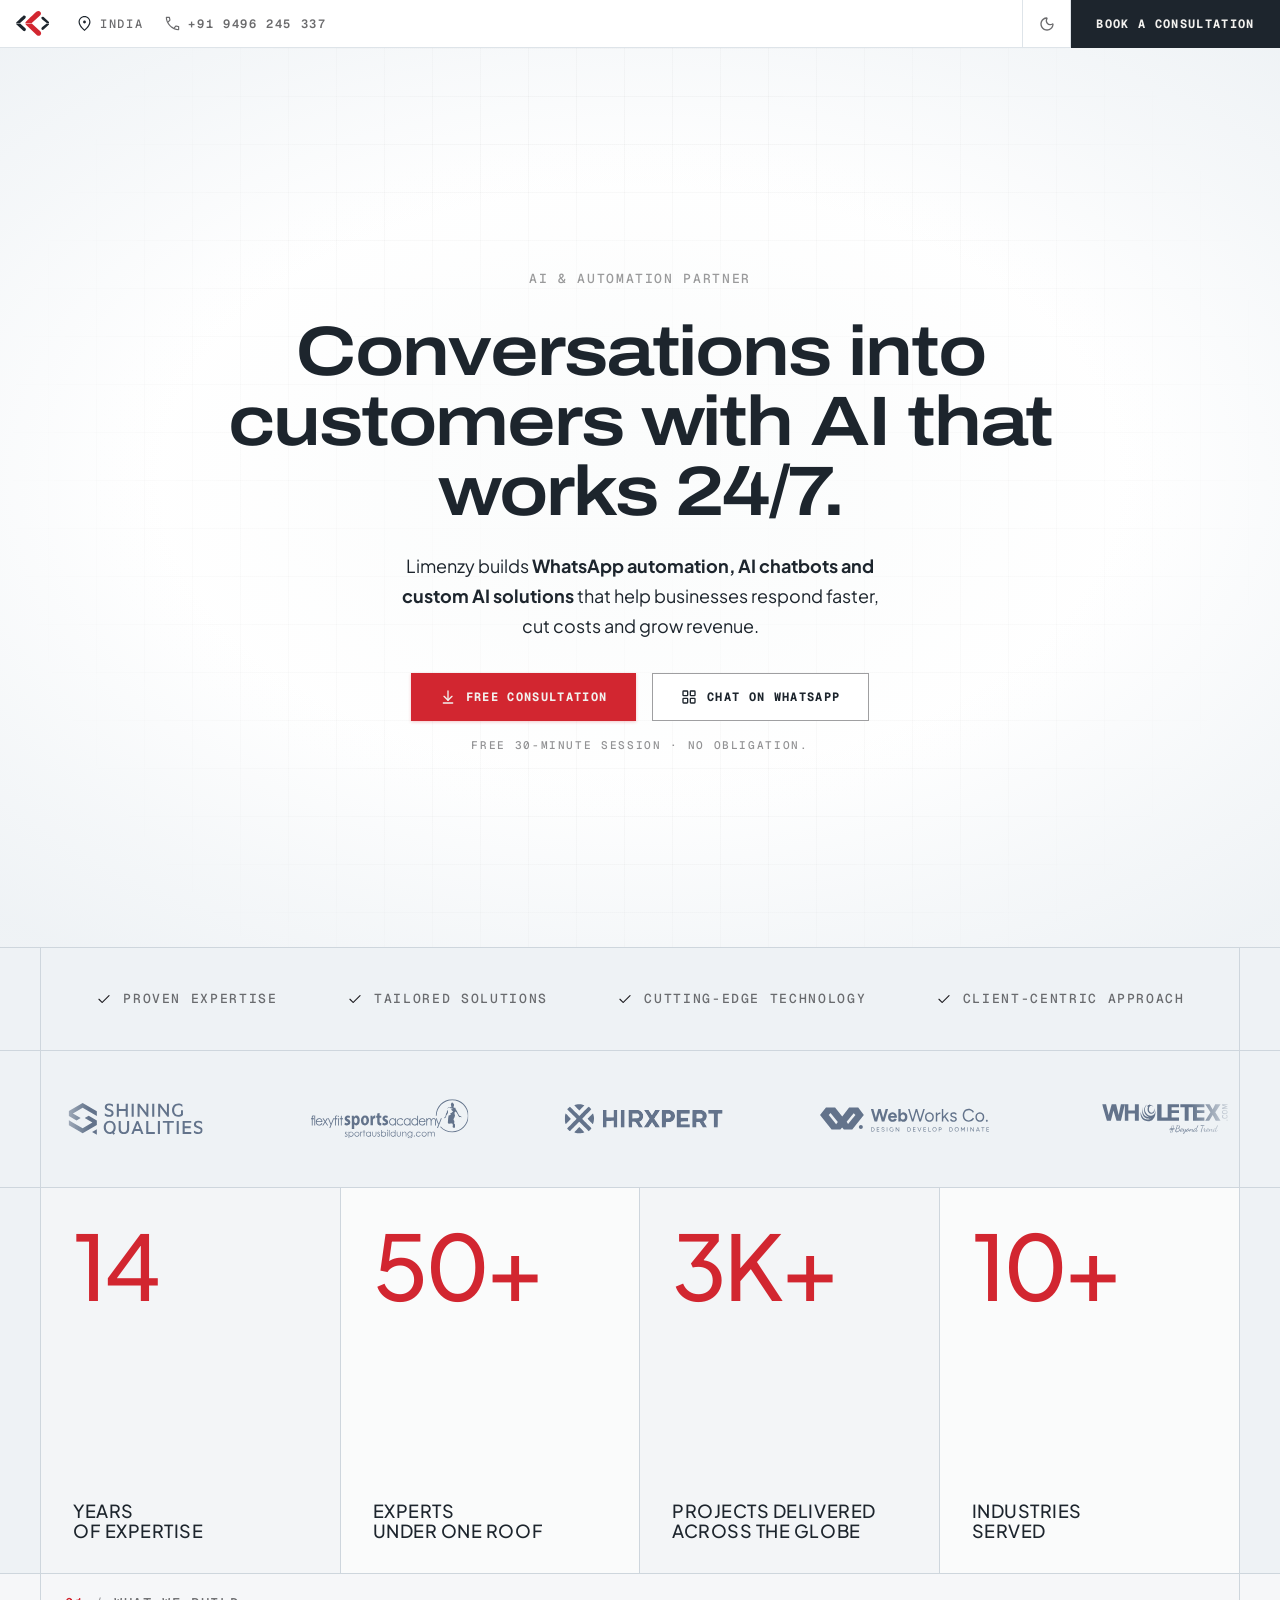
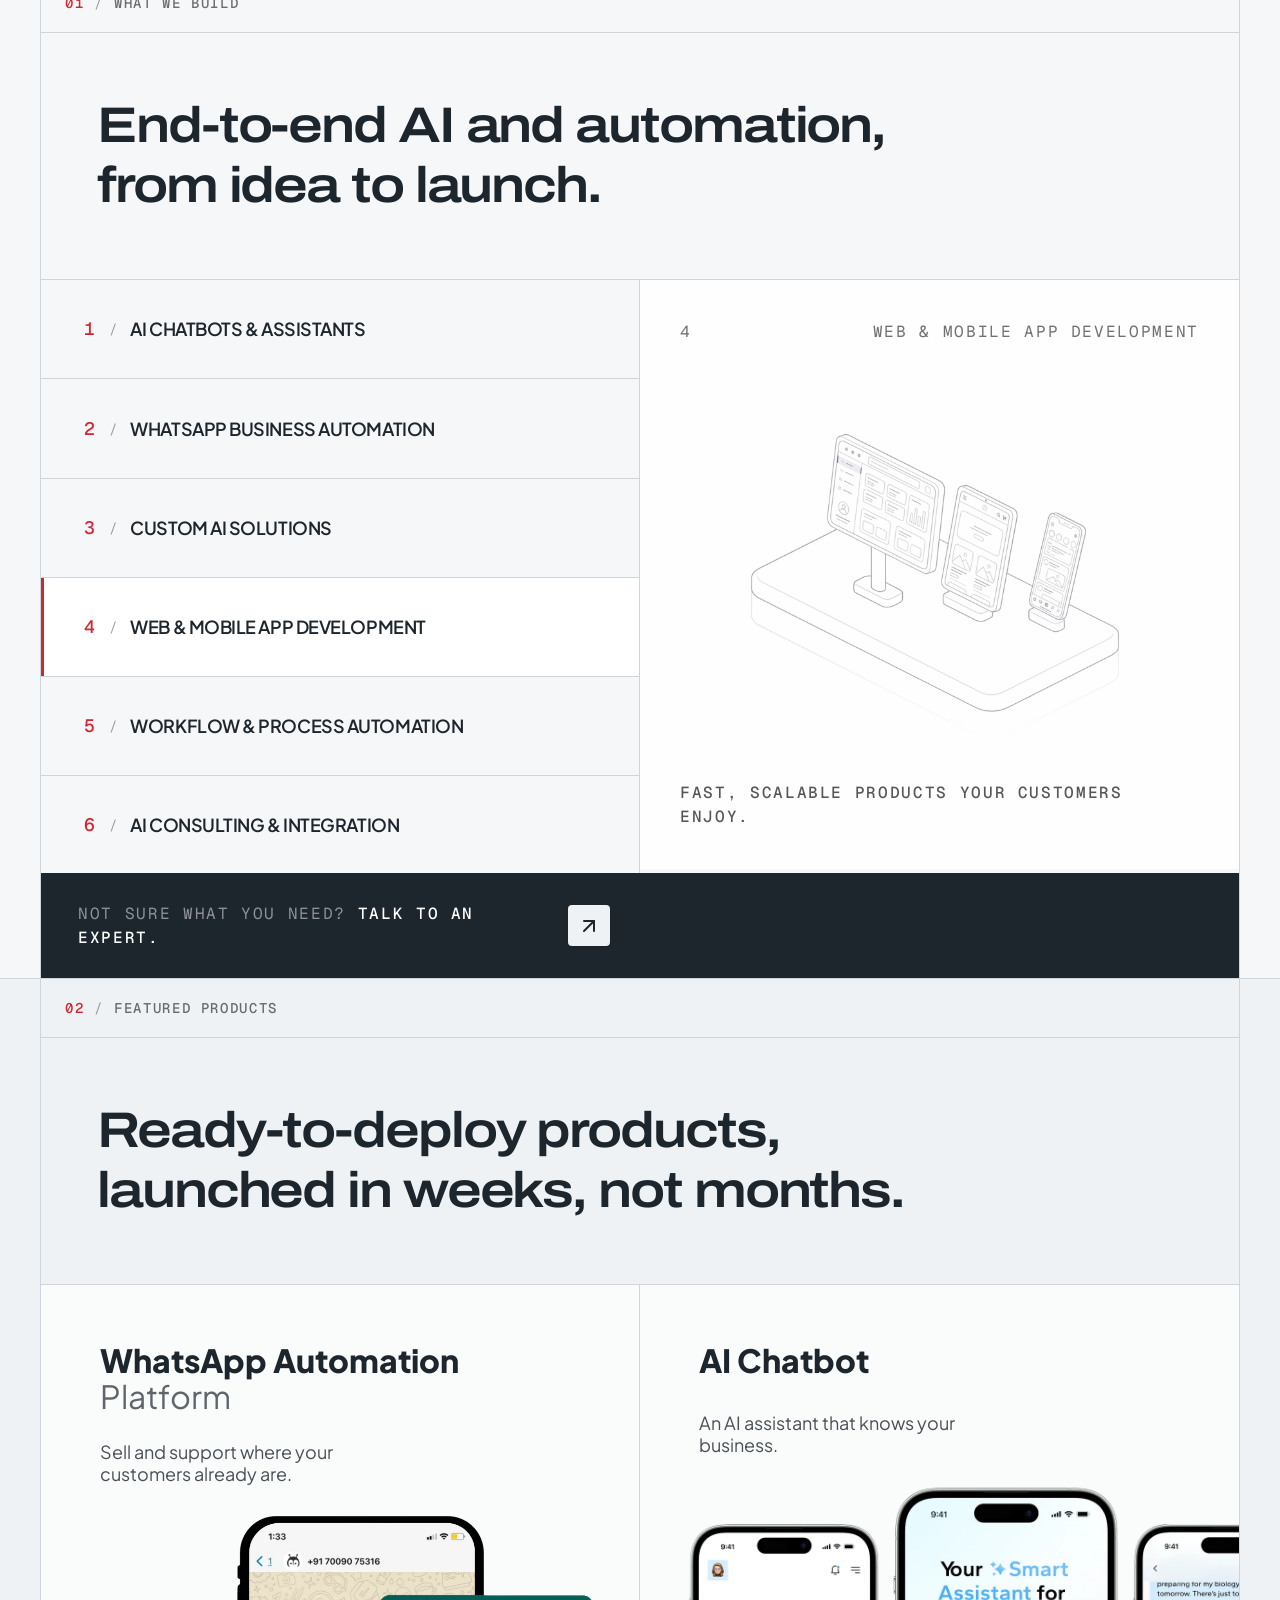
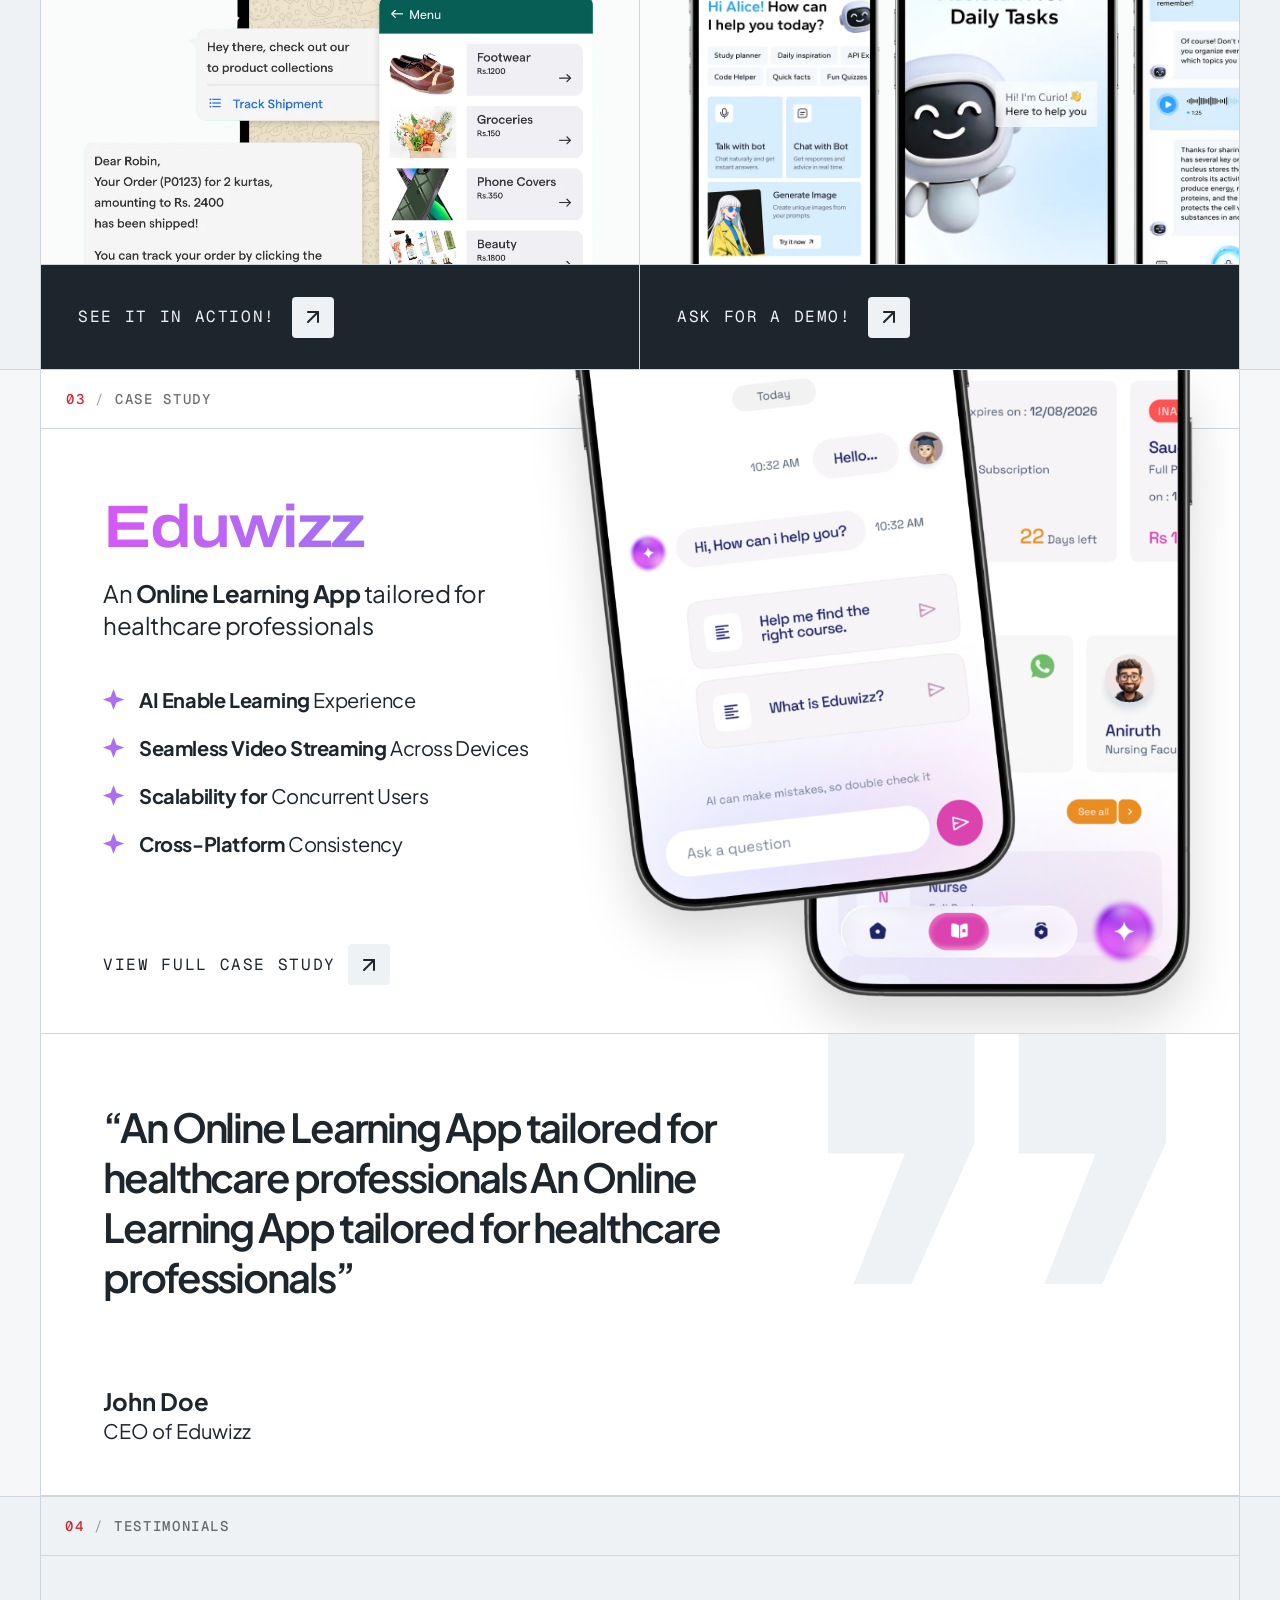
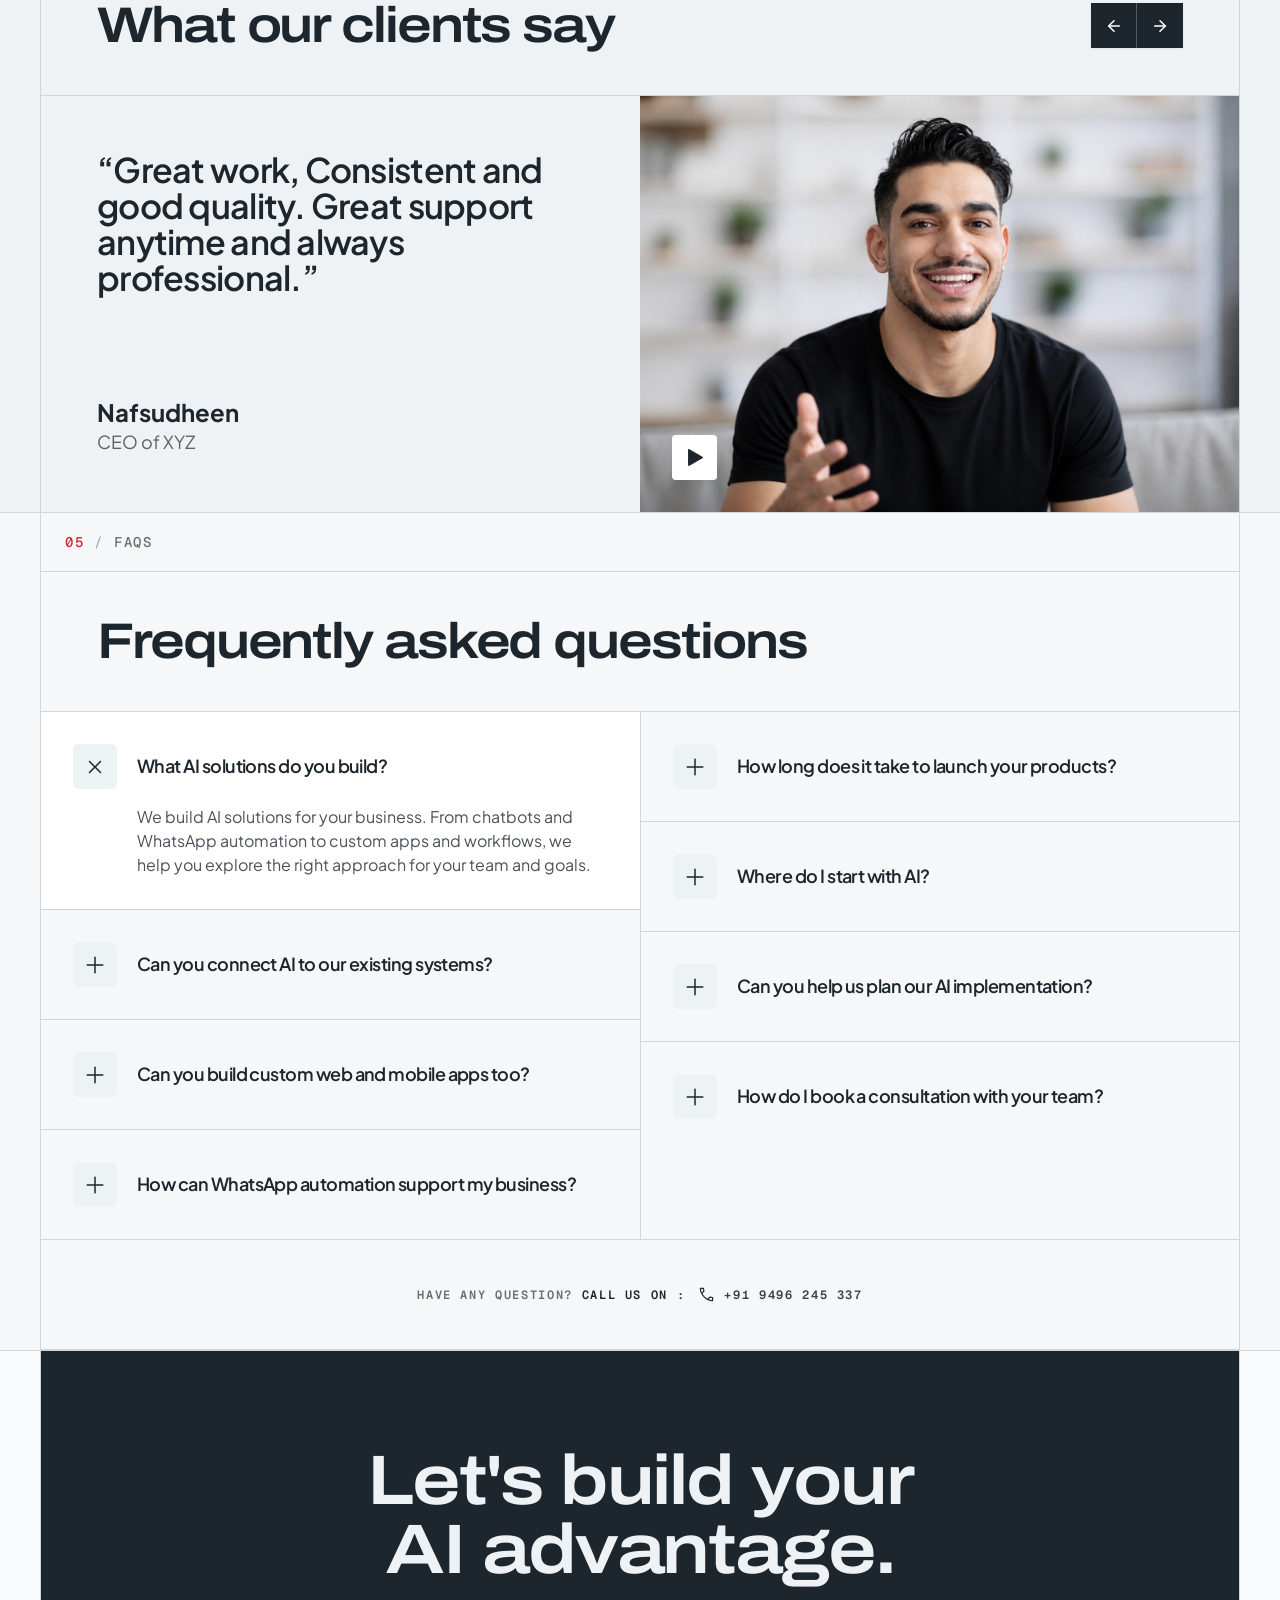
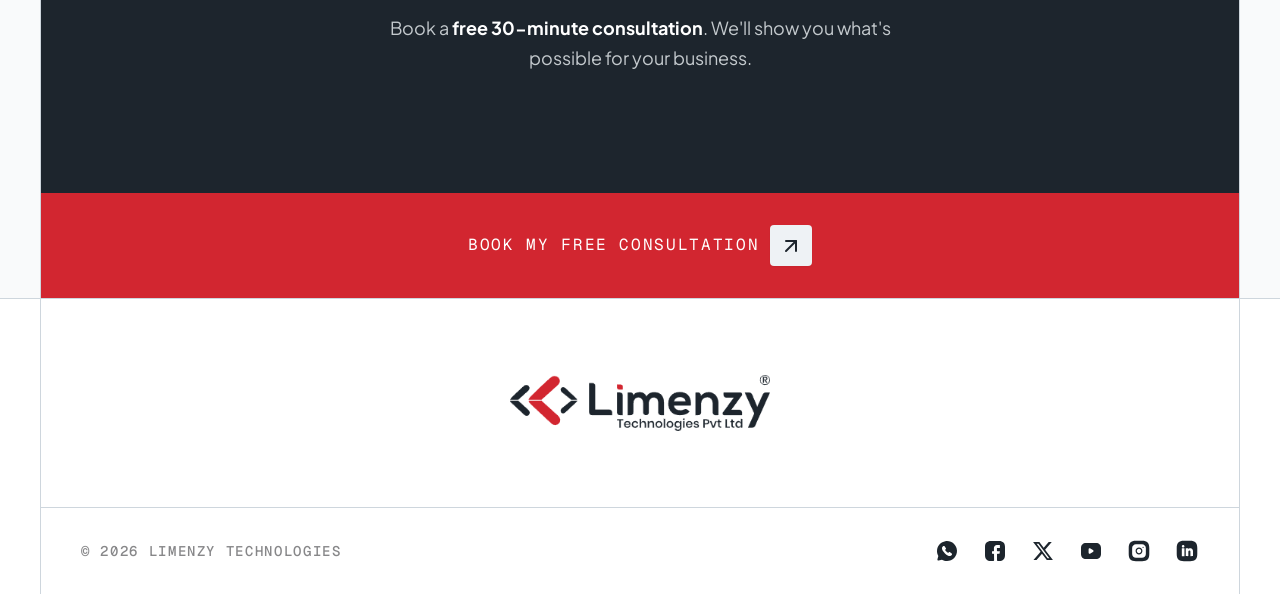
<file: index.html>
<!DOCTYPE html>
<html lang="en">

<head>
  <meta charset="UTF-8">
  <meta name="viewport" content="width=device-width, initial-scale=1.0">
  <title>Limenzy — AI & Automation Partner | Gitex Dubai</title>
  <meta name="description"
    content="Limenzy builds WhatsApp automation, AI chatbots and custom AI solutions that help businesses respond faster, cut costs and grow revenue.">

  <!-- Favicon (Header Icon inside White Circle) -->
  <link rel="icon" type="image/svg+xml" href="favicon.svg">
  <link rel="icon" type="image/png" sizes="32x32" href="favicon-32.png">
  <link rel="icon" type="image/png" sizes="192x192" href="favicon-192.png">
  <link rel="apple-touch-icon" sizes="180x180" href="favicon.png">
  <link rel="shortcut icon" href="favicon.ico">

  <!-- Preconnect and Google Fonts -->
  <link rel="preconnect" href="https://fonts.googleapis.com">
  <link rel="preconnect" href="https://fonts.gstatic.com" crossorigin>
  <link
    href="https://fonts.googleapis.com/css2?family=Archivo:wdth,wght@62..125,100..900&family=Geist+Mono:wght@400;500;600;700&family=Plus+Jakarta+Sans:wght@400;500;600;700;800&family=Inter:wght@400;500;600&display=swap"
    rel="stylesheet">

  <!-- Tailwind CSS Engine (Local standalone bundle for 100% offline reliability) -->
  <script src="tailwind.cdn.js"></script>
  <script>
    if (typeof tailwind === 'undefined') {
      document.write('<script src="https://cdn.tailwindcss.com"><\/script>');
    }
  </script>
  <script>
    tailwind.config = {
      darkMode: 'class',
      theme: {
        extend: {
          colors: {
            limenzy: {
              red: '#D22630',
              'red-hover': '#B81D26',
              black: '#1D252D',
              light: '#EEF2F5',
              dark: '#0B0F13',
              card: '#12181F',
              border: '#DEE4E9',
              'border-dark': '#242E38'
            }
          },
          fontFamily: {
            heading: ['"Archivo"', 'sans-serif'],
            archivo: ['"Archivo"', 'sans-serif'],
            mono: ['"Geist Mono"', 'monospace'],
            sans: ['"Plus Jakarta Sans"', 'sans-serif'],
            inter: ['"Inter"', 'sans-serif']
          }
        }
      }
    }
  </script>

  <!-- Custom Stylesheet -->
  <link rel="stylesheet" href="style.css?v=fresh_20261118_v12">
</head>

<body class="bg-[#EEF2F5] dark:bg-[#0B0F13] text-[#1D252D] dark:text-[#F2F1EE] transition-colors duration-200">

  <!-- =========================================================================
       STICKY HEADER
       Sticky navigation bar pinned to the top (height: 48px), matching Figma
       ========================================================================= -->
  <header id="stickyHeader" class="sticky-header">
    <!-- Left Navigation Group -->
    <div class="header-left-group">
      <!-- Limenzy Logomark (w: 65px, h: 48px) -->
      <a href="#" class="header-logo-container hover:opacity-85 transition-opacity" title="Limenzy Home"
        aria-label="Limenzy Home">
        <svg class="header-logo-svg" width="34" height="25" viewBox="0 0 33.681 24.818" fill="none"
          xmlns="http://www.w3.org/2000/svg">
          <!-- Left Chevron -->
          <g transform="translate(0, 4.547)">
            <path class="logo-chevron-side"
              d="M8.87722 3.16094C9.40918 2.66953 10.3318 1.71135 9.44381 0.553316C8.9257 -0.120149 7.73294 -0.161213 7.11924 0.334304C5.37373 1.74831 0.526481 6.60218 0.526481 6.60218C0.235563 6.87869 0.0623978 7.17846 0.00975542 7.48371H4.09231L8.87722 3.16094Z"
              fill="#1D252D" />
            <path class="logo-chevron-side"
              d="M0.52781 8.85656L7.25772 15.2038C8.32165 15.9991 9.33155 15.4981 9.70974 14.811C10.286 13.7611 9.56982 12.8234 8.83145 12.2513L4.1255 7.94081H1.83301e-06C0.0387909 8.25427 0.2078 8.56637 0.52781 8.85793V8.85656Z"
              fill="#1D252D" />
          </g>
          <!-- Middle Chevron (Signal Red #D22630) -->
          <g transform="translate(9.329, 0)">
            <path class="logo-chevron-center"
              d="M0.843668 14.048L11.5855 24.1706C13.2797 25.4367 14.8922 24.6387 15.4935 23.5423C16.4147 21.8682 15.2704 20.372 14.0929 19.4604L6.47917 12.4876H5.83432e-06C0.0360243 13.0201 0.304777 13.5525 0.843668 14.0467V14.048Z"
              fill="#D22630" />
            <path class="logo-chevron-center"
              d="M14.1651 5.04431C15.0157 4.25997 16.4883 2.72962 15.0683 0.883064C14.2427 -0.192838 12.3392 -0.257173 11.3653 0.535381C8.57946 2.78985 0.843809 10.5306 0.843809 10.5306C0.353404 11.0015 0.0707981 11.5134 0.00845847 12.0308H6.43498L14.1665 5.04431H14.1651Z"
              fill="#D22630" />
          </g>
          <!-- Right Chevron -->
          <g transform="translate(25.368, 5.631)">
            <path class="logo-chevron-side"
              d="M0.917851 10.4663C0.298611 10.9454 -0.302619 11.7311 0.182244 12.6112C0.499483 13.1862 1.34176 13.6064 2.23391 12.9425L7.8791 7.62049C8.14647 7.37957 8.28223 7.1195 8.31271 6.85668H5.35504L0.917851 10.4663Z"
              fill="#1D252D" />
            <path class="logo-chevron-side"
              d="M0.91237 2.78549C0.29313 2.3064 -0.308103 1.52069 0.176761 0.640533C0.489844 0.0738366 1.38199 -0.275215 2.18964 0.28053C2.21596 0.298325 2.23951 0.318858 2.26306 0.340759L7.87362 5.62992C8.14099 5.87084 8.27675 6.13092 8.30723 6.39373H5.34956L0.91237 2.78412V2.78549Z"
              fill="#1D252D" />
          </g>
        </svg>
      </a>

      <!-- Location Indicator (w: ~100px, h: 48px) -->
      <div class="header-nav-item mobile-hidden hidden sm:flex">
        <svg class="nav-icon" width="19" height="19" viewBox="0 0 19 19" fill="none">
          <path
            d="M10.5116 8.97394C10.7913 8.69435 10.9311 8.35716 10.9311 7.96239C10.9311 7.56761 10.7913 7.23036 10.5116 6.95064C10.232 6.67104 9.89478 6.53125 9.5 6.53125C9.10522 6.53125 8.76804 6.67104 8.48845 6.95064C8.20873 7.23036 8.06887 7.56761 8.06887 7.96239C8.06887 8.35716 8.20873 8.69435 8.48845 8.97394C8.76804 9.25353 9.10522 9.39332 9.5 9.39332C9.89478 9.39332 10.232 9.25353 10.5116 8.97394ZM9.5 15.4482C11.0488 14.0617 12.234 12.7318 13.0556 11.4586C13.8772 10.1853 14.288 9.07012 14.288 8.113C14.288 6.66979 13.8295 5.48335 12.9125 4.55367C11.9955 3.62399 10.858 3.15915 9.5 3.15915C8.14203 3.15915 7.00453 3.62399 6.08752 4.55367C5.17051 5.48335 4.712 6.66979 4.712 8.113C4.712 9.07012 5.12281 10.1853 5.94443 11.4586C6.76605 12.7318 7.95124 14.0617 9.5 15.4482ZM9.5 17.0284C7.50764 15.302 6.01363 13.6954 5.01798 12.2085C4.02233 10.7215 3.5245 9.35631 3.5245 8.113C3.5245 6.2861 4.11541 4.80707 5.29724 3.67591C6.4792 2.54475 7.88012 1.97917 9.5 1.97917C11.1199 1.97917 12.5208 2.54475 13.7028 3.67591C14.8846 4.80707 15.4755 6.2861 15.4755 8.113C15.4755 9.35631 14.9777 10.7215 13.982 12.2085C12.9864 13.6954 11.4924 15.302 9.5 17.0284Z"
            fill="currentColor" />
        </svg>
        <span class="header-nav-text">INDIA</span>
      </div>

      <!-- Phone Number Link with Copy feedback (w: ~201px, h: 48px) -->
      <a id="phoneLink" href="tel:+919496245337" class="nav-link header-nav-item mobile-hidden hidden md:flex"
        title="Click to copy or call +91 9496 245 337">
        <svg class="nav-icon" width="19" height="19" viewBox="0 0 19 19" fill="none">
          <path
            d="M15.3902 16.2292C13.8983 16.2292 12.3995 15.8823 10.8937 15.1885C9.38811 14.4948 8.00474 13.5161 6.74361 12.2526C5.48262 10.989 4.50524 9.60556 3.81148 8.10231C3.11772 6.5992 2.77083 5.1017 2.77083 3.6098C2.77083 3.37006 2.85 3.17029 3.00833 3.01051C3.16667 2.85073 3.36458 2.77083 3.60208 2.77083H6.1841C6.384 2.77083 6.56034 2.83608 6.71314 2.96657C6.86593 3.09693 6.9631 3.25804 7.00467 3.44989L7.45849 5.77917C7.48989 5.99529 7.4833 6.181 7.4387 6.3363C7.39397 6.4916 7.31375 6.62203 7.19803 6.72758L5.36968 8.50745C5.66391 9.04631 6.00011 9.55608 6.37826 10.0368C6.75628 10.5173 7.16557 10.9763 7.60614 11.4137C8.0405 11.8481 8.5023 12.2516 8.99155 12.6241C9.4808 12.9966 10.0091 13.3432 10.5765 13.664L12.353 11.872C12.4769 11.7431 12.6269 11.6527 12.803 11.6009C12.979 11.5492 13.162 11.5365 13.3519 11.5629L15.5501 12.0106C15.75 12.0633 15.9132 12.1653 16.0396 12.3166C16.166 12.4678 16.2292 12.6393 16.2292 12.8311V15.3979C16.2292 15.6354 16.1493 15.8333 15.9895 15.9917C15.8297 16.15 15.6299 16.2292 15.3902 16.2292ZM4.80779 7.38388L6.22072 6.03191C6.24605 6.01159 6.26254 5.98368 6.2702 5.94819C6.27785 5.91269 6.2766 5.87971 6.26644 5.84923L5.92226 4.08005C5.9121 4.03955 5.89435 4.00913 5.86902 3.98881C5.84369 3.96849 5.8107 3.95833 5.77006 3.95833H4.07708C4.0466 3.95833 4.0212 3.96849 4.00089 3.98881C3.9807 4.00913 3.9706 4.03453 3.9706 4.06501C4.01111 4.60598 4.09965 5.15553 4.23621 5.71366C4.37264 6.27191 4.56317 6.82865 4.80779 7.38388ZM11.6953 14.2257C12.22 14.4703 12.7673 14.6573 13.3372 14.7868C13.9072 14.9161 14.4398 14.9929 14.935 15.0173C14.9655 15.0173 14.9909 15.0072 15.0112 14.9868C15.0315 14.9665 15.0417 14.9411 15.0417 14.9106V13.2452C15.0417 13.2045 15.0315 13.1716 15.0112 13.1462C14.9909 13.1209 14.9605 13.1031 14.9199 13.093L13.2574 12.7549C13.227 12.7448 13.2003 12.7435 13.1775 12.7512C13.1547 12.7588 13.1305 12.7753 13.1051 12.8007L11.6953 14.2257Z"
            fill="currentColor" />
        </svg>
        <span class="header-nav-text phone-bold">+91 9496 245 337</span>
      </a>
    </div>

    <!-- Right Navigation Group -->
    <div class="header-right-group">
      <!-- Dark/Light Mode Switcher Button (w: 48px, h: 48px) -->
      <button id="themeToggleBtn" type="button" class="theme-toggle-btn" aria-label="Toggle theme">
        <span id="themeIcon">
          <!-- Moon Icon (Default Light Mode) -->
          <svg class="theme-icon-svg" width="16" height="16" viewBox="0 0 16 16" fill="none">
            <path
              d="M13.99 8.324C13.9275 9.48143 13.5311 10.596 12.8487 11.5329C12.1663 12.4699 11.2271 13.1891 10.1447 13.6037C9.06224 14.0183 7.88288 14.1104 6.74918 13.869C5.61548 13.6276 4.57597 13.063 3.75631 12.2434C2.93664 11.4239 2.37192 10.3844 2.13041 9.25074C1.8889 8.11706 1.98093 6.9377 2.39538 5.85521C2.80984 4.77272 3.52897 3.83346 4.46585 3.15096C5.40273 2.46846 6.51724 2.07194 7.67467 2.00933C7.94467 1.99467 8.086 2.316 7.94267 2.54467C7.46326 3.3117 7.25798 4.21858 7.36033 5.1173C7.46268 6.01602 7.86661 6.85352 8.50621 7.49312C9.14581 8.13272 9.98331 8.53665 10.882 8.639C11.7808 8.74135 12.6876 8.53607 13.4547 8.05667C13.684 7.91333 14.0047 8.054 13.99 8.324Z"
              stroke-width="1.33333" stroke-linecap="round" stroke-linejoin="round" stroke="currentColor" />
          </svg>
        </span>
      </button>

      <!-- CTA Button: "BOOK A CONSULTATION" (w: 210px, h: 48px) -->
      <a href="#book" class="header-cta-btn open-consultation-modal">
        Book a Consultation
      </a>
    </div>
  </header>

  <!-- =========================================================================
       HERO SECTION (FULLSCREEN)
       Occupies full viewport height (min-h-screen / min-h-[100dvh]), vertically centered
       ========================================================================= -->
  <main>
    <section class="hero-section border-b border-[#ced6dd] dark:border-[#242E38]">
      <!-- Interactive Halftone Mouse-Follow Dots Canvas -->
      <canvas id="heroDotsCanvas" class="hero-dots-canvas"></canvas>
      <!-- Figma Ambient Radial Glow Background -->
      <div class="hero-glow-bg"></div>
      <!-- Subtle Tech Grid -->
      <div class="hero-grid-pattern"></div>
      <!-- Soft Radial Gradient Shield Underneath Hero Content for High Readability -->
      <div class="hero-content-shield"></div>

      <!-- Centered Hero Stack -->
      <div class="hero-content">
        <!-- Badge / Kicker: AI & Automation Partner -->
        <div class="hero-eyebrow mb-6 md:mb-7 animate-fade-in delay-1">
          <span class="font-mono-tag inline-block">
            AI &amp; Automation Partner
          </span>
        </div>

        <!-- Main Headline (Live Fluid Scaling Text) -->
        <h1 class="headline-wrapper mb-7 md:mb-9 animate-fade-in delay-2">
          <span class="headline-live-text">
            Conversations into<br class="hidden sm:inline"> customers with AI that<br class="hidden sm:inline"> works
            24/7.
          </span>
        </h1>

        <!-- Subheadline / Body Text -->
        <p class="hero-subheadline animate-fade-in delay-3">
          <span class="font-normal">Limenzy builds </span>
          <span class="font-bold">WhatsApp automation,<br class="inline sm:hidden"> AI chatbots and custom AI solutions</span><br class="inline sm:hidden">
          <span class="font-normal"> that help businesses respond faster,<br class="inline sm:hidden"> cut costs and grow revenue.</span>
        </p>

        <!-- CTA Buttons Group (Row on desktop, Stack on mobile) -->
        <div class="cta-buttons-row animate-fade-in delay-4">
          <!-- Primary CTA: Free Consultation -->
          <a href="#consultation" class="btn-primary font-mono-btn open-consultation-modal">
            <!-- Download / Action Arrow Icon -->
            <svg class="btn-icon" width="16" height="16" viewBox="0 0 16 16" fill="none">
              <path d="M8 11.3333V2" stroke-width="1.33333" stroke-linecap="round" stroke-linejoin="round"
                stroke="#F2F1EE" />
              <path d="M4 7.33333L8 11.3333L12 7.33333" stroke-width="1.33333" stroke-linecap="round"
                stroke-linejoin="round" stroke="#F2F1EE" />
              <path d="M12.6667 14H3.33333" stroke-width="1.33333" stroke-linecap="round" stroke-linejoin="round"
                stroke="#F2F1EE" />
            </svg>
            <span class="btn-text">Free Consultation</span>
          </a>

          <!-- Secondary CTA: Chat on WhatsApp -->
          <a href="https://wa.me/919496245337?text=Hello%20Limenzy%2C%20I%20would%20like%20to%20know%20more%20about%20your%20AI%20solutions."
            target="_blank" rel="noopener noreferrer" class="btn-secondary font-mono-btn">
            <!-- WhatsApp / Apps Grid Icon from Figma -->
            <svg class="btn-icon" width="16" height="16" viewBox="0 0 16 16" fill="none">
              <path
                d="M2.66667 2H6C6.36819 2 6.66667 2.29848 6.66667 2.66667V6C6.66667 6.36819 6.36819 6.66667 6 6.66667H2.66667C2.29848 6.66667 2 6.36819 2 6V2.66667C2 2.29848 2.29848 2 2.66667 2Z"
                stroke-width="1.33333" stroke-linecap="round" stroke-linejoin="round" stroke="currentColor" />
              <path
                d="M10 2H13.3333C13.7015 2 14 2.29848 14 2.66667V6C14 6.36819 13.7015 6.66667 13.3333 6.66667H10C9.63181 6.66667 9.33333 6.36819 9.33333 6V2.66667C9.33333 2.29848 9.63181 2 10 2Z"
                stroke-width="1.33333" stroke-linecap="round" stroke-linejoin="round" stroke="currentColor" />
              <path
                d="M10 9.33333H13.3333C13.7015 9.33333 14 9.63181 14 10V13.3333C14 13.7015 13.7015 14 13.3333 14H10C9.63181 14 9.33333 13.7015 9.33333 13.3333V10C9.33333 9.63181 9.63181 9.33333 10 9.33333Z"
                stroke-width="1.33333" stroke-linecap="round" stroke-linejoin="round" stroke="currentColor" />
              <path
                d="M2.66667 9.33333H6C6.36819 9.33333 6.66667 9.63181 6.66667 10V13.3333C6.66667 13.7015 6.36819 14 6 14H2.66667C2.29848 14 2 13.7015 2 13.3333V10C2 9.63181 2.29848 9.33333 2.66667 9.33333Z"
                stroke-width="1.33333" stroke-linecap="round" stroke-linejoin="round" stroke="currentColor" />
            </svg>
            <span class="btn-text">Chat on WhatsApp</span>
          </a>
        </div>

        <!-- Guarantee Note -->
        <p
          class="font-mono text-[11px] font-medium tracking-[1.65px] text-[#101014]/45 dark:text-[#F2F1EE]/45 uppercase text-center w-full">
          Free 30-minute session · No obligation.
        </p>
      </div>

    </section>

    <!-- =========================================================================
         00. VALUE PROPOSITIONS BAR
         ========================================================================= -->
    <section class="section-band bg-[#eef2f5] dark:bg-[#0B0F13] border-b border-[#ced6dd] dark:border-[#242E38] overflow-hidden">
      <!-- Desktop View (Static Evenly Distributed Bar) -->
      <div class="site-frame-1200 hidden sm:flex flex-wrap items-center justify-around min-h-[102px] py-4 px-4 sm:px-8 gap-4 sm:gap-6">
        <div class="val-prop-item flex items-center gap-2.5 px-3 py-2 rounded-md transition-all duration-200 hover:bg-white/60 dark:hover:bg-[#12181F]/80">
          <img src="assets/6b570e27ddd1f0d779745258a113a41fafcefa47.svg" alt="" class="w-[18px] h-[18px] shrink-0" />
          <span class="font-mono text-xs sm:text-[13px] font-medium tracking-[1.65px] uppercase text-[#101014]/60 dark:text-[#F2F1EE]/70 whitespace-nowrap">
            Proven Expertise
          </span>
        </div>
        <div class="val-prop-item flex items-center gap-2.5 px-3 py-2 rounded-md transition-all duration-200 hover:bg-white/60 dark:hover:bg-[#12181F]/80">
          <img src="assets/6b570e27ddd1f0d779745258a113a41fafcefa47.svg" alt="" class="w-[18px] h-[18px] shrink-0" />
          <span class="font-mono text-xs sm:text-[13px] font-medium tracking-[1.65px] uppercase text-[#101014]/60 dark:text-[#F2F1EE]/70 whitespace-nowrap">
            Tailored Solutions
          </span>
        </div>
        <div class="val-prop-item flex items-center gap-2.5 px-3 py-2 rounded-md transition-all duration-200 hover:bg-white/60 dark:hover:bg-[#12181F]/80">
          <img src="assets/6b570e27ddd1f0d779745258a113a41fafcefa47.svg" alt="" class="w-[18px] h-[18px] shrink-0" />
          <span class="font-mono text-xs sm:text-[13px] font-medium tracking-[1.65px] uppercase text-[#101014]/60 dark:text-[#F2F1EE]/70 whitespace-nowrap">
            Cutting-Edge Technology
          </span>
        </div>
        <div class="val-prop-item flex items-center gap-2.5 px-3 py-2 rounded-md transition-all duration-200 hover:bg-white/60 dark:hover:bg-[#12181F]/80">
          <img src="assets/6b570e27ddd1f0d779745258a113a41fafcefa47.svg" alt="" class="w-[18px] h-[18px] shrink-0" />
          <span class="font-mono text-xs sm:text-[13px] font-medium tracking-[1.65px] uppercase text-[#101014]/60 dark:text-[#F2F1EE]/70 whitespace-nowrap">
            Client-Centric Approach
          </span>
        </div>
      </div>

      <!-- Mobile View (Infinite Smooth Auto-Scrolling Marquee, No Hover Effect) -->
      <div class="sm:hidden w-full h-[64px] flex items-center overflow-hidden val-prop-marquee-container">
        <div class="val-prop-marquee-track flex items-center gap-7 py-2">
          <!-- Set 1 -->
          <div class="val-prop-item val-prop-mobile-item flex items-center gap-2.5 shrink-0 px-2 select-none">
            <img src="assets/6b570e27ddd1f0d779745258a113a41fafcefa47.svg" alt="" class="w-[16px] h-[16px] shrink-0" />
            <span class="font-mono text-xs font-medium tracking-[1.65px] uppercase text-[#101014]/60 dark:text-[#F2F1EE]/70 whitespace-nowrap">
              Proven Expertise
            </span>
          </div>
          <div class="val-prop-item val-prop-mobile-item flex items-center gap-2.5 shrink-0 px-2 select-none">
            <img src="assets/6b570e27ddd1f0d779745258a113a41fafcefa47.svg" alt="" class="w-[16px] h-[16px] shrink-0" />
            <span class="font-mono text-xs font-medium tracking-[1.65px] uppercase text-[#101014]/60 dark:text-[#F2F1EE]/70 whitespace-nowrap">
              Tailored Solutions
            </span>
          </div>
          <div class="val-prop-item val-prop-mobile-item flex items-center gap-2.5 shrink-0 px-2 select-none">
            <img src="assets/6b570e27ddd1f0d779745258a113a41fafcefa47.svg" alt="" class="w-[16px] h-[16px] shrink-0" />
            <span class="font-mono text-xs font-medium tracking-[1.65px] uppercase text-[#101014]/60 dark:text-[#F2F1EE]/70 whitespace-nowrap">
              Cutting-Edge Technology
            </span>
          </div>
          <div class="val-prop-item val-prop-mobile-item flex items-center gap-2.5 shrink-0 px-2 select-none">
            <img src="assets/6b570e27ddd1f0d779745258a113a41fafcefa47.svg" alt="" class="w-[16px] h-[16px] shrink-0" />
            <span class="font-mono text-xs font-medium tracking-[1.65px] uppercase text-[#101014]/60 dark:text-[#F2F1EE]/70 whitespace-nowrap">
              Client-Centric Approach
            </span>
          </div>

          <!-- Set 2 (Duplicate for Seamless Infinite Loop) -->
          <div class="val-prop-item val-prop-mobile-item flex items-center gap-2.5 shrink-0 px-2 select-none">
            <img src="assets/6b570e27ddd1f0d779745258a113a41fafcefa47.svg" alt="" class="w-[16px] h-[16px] shrink-0" />
            <span class="font-mono text-xs font-medium tracking-[1.65px] uppercase text-[#101014]/60 dark:text-[#F2F1EE]/70 whitespace-nowrap">
              Proven Expertise
            </span>
          </div>
          <div class="val-prop-item val-prop-mobile-item flex items-center gap-2.5 shrink-0 px-2 select-none">
            <img src="assets/6b570e27ddd1f0d779745258a113a41fafcefa47.svg" alt="" class="w-[16px] h-[16px] shrink-0" />
            <span class="font-mono text-xs font-medium tracking-[1.65px] uppercase text-[#101014]/60 dark:text-[#F2F1EE]/70 whitespace-nowrap">
              Tailored Solutions
            </span>
          </div>
          <div class="val-prop-item val-prop-mobile-item flex items-center gap-2.5 shrink-0 px-2 select-none">
            <img src="assets/6b570e27ddd1f0d779745258a113a41fafcefa47.svg" alt="" class="w-[16px] h-[16px] shrink-0" />
            <span class="font-mono text-xs font-medium tracking-[1.65px] uppercase text-[#101014]/60 dark:text-[#F2F1EE]/70 whitespace-nowrap">
              Cutting-Edge Technology
            </span>
          </div>
          <div class="val-prop-item val-prop-mobile-item flex items-center gap-2.5 shrink-0 px-2 select-none">
            <img src="assets/6b570e27ddd1f0d779745258a113a41fafcefa47.svg" alt="" class="w-[16px] h-[16px] shrink-0" />
            <span class="font-mono text-xs font-medium tracking-[1.65px] uppercase text-[#101014]/60 dark:text-[#F2F1EE]/70 whitespace-nowrap">
              Client-Centric Approach
            </span>
          </div>
        </div>
      </div>
    </section>

        <!-- =========================================================================
         00. CLIENT LOGOS MARQUEE (Continuous Infinite Auto-Scroll)
         ========================================================================= -->
    <section class="section-band bg-[#eef2f5] dark:bg-[#0B0F13] border-b border-[#ced6dd] dark:border-[#242E38] overflow-hidden">
      <div class="site-frame-1200 marquee-frame h-[88px] sm:h-[136px] flex items-center overflow-hidden">
        <div class="marquee-container w-full overflow-hidden relative">
          <div class="marquee-track flex items-center gap-8 sm:gap-16 py-2">
            <!-- Set 1 -->
            <div class="marquee-item flex items-center justify-center shrink-0 w-[145px] sm:w-[190px] h-[42px] sm:h-[48px] opacity-85 hover:opacity-100 transition-opacity">
              <img src="assets/Group 5.svg" alt="Client Logo" class="dark:hidden max-h-[33px] sm:max-h-[42px] max-w-full object-contain" />
              <img src="assets/Group 5-1.svg" alt="Client Logo" class="hidden dark:block max-h-[33px] sm:max-h-[42px] max-w-full object-contain" />
            </div>
            <div class="marquee-item flex items-center justify-center shrink-0 w-[145px] sm:w-[190px] h-[42px] sm:h-[48px] opacity-85 hover:opacity-100 transition-opacity">
              <img src="assets/Group 6.svg" alt="Client Logo" class="dark:hidden max-h-[33px] sm:max-h-[42px] max-w-full object-contain" />
              <img src="assets/Group 6-1.svg" alt="Client Logo" class="hidden dark:block max-h-[33px] sm:max-h-[42px] max-w-full object-contain" />
            </div>
            <div class="marquee-item flex items-center justify-center shrink-0 w-[145px] sm:w-[190px] h-[42px] sm:h-[48px] opacity-85 hover:opacity-100 transition-opacity">
              <img src="assets/Group 7.svg" alt="Client Logo" class="dark:hidden max-h-[33px] sm:max-h-[42px] max-w-full object-contain" />
              <img src="assets/Group 7-1.svg" alt="Client Logo" class="hidden dark:block max-h-[33px] sm:max-h-[42px] max-w-full object-contain" />
            </div>
            <div class="marquee-item flex items-center justify-center shrink-0 w-[155px] sm:w-[205px] h-[42px] sm:h-[48px] opacity-85 hover:opacity-100 transition-opacity">
              <img src="assets/Group 8.svg" alt="Client Logo" class="dark:hidden max-h-[35px] sm:max-h-[44px] max-w-full object-contain" />
              <img src="assets/Group 8-1.svg" alt="Client Logo" class="hidden dark:block max-h-[35px] sm:max-h-[44px] max-w-full object-contain" />
            </div>
            <div class="marquee-item flex items-center justify-center shrink-0 w-[145px] sm:w-[190px] h-[42px] sm:h-[48px] opacity-85 hover:opacity-100 transition-opacity">
              <img src="assets/Group 9.svg" alt="Client Logo" class="dark:hidden max-h-[33px] sm:max-h-[42px] max-w-full object-contain" />
              <img src="assets/Group 9-1.svg" alt="Client Logo" class="hidden dark:block max-h-[33px] sm:max-h-[42px] max-w-full object-contain" />
            </div>
            <div class="marquee-item flex items-center justify-center shrink-0 w-[155px] sm:w-[205px] h-[42px] sm:h-[48px] opacity-85 hover:opacity-100 transition-opacity">
              <img src="assets/Group 10.svg" alt="Client Logo" class="dark:hidden max-h-[35px] sm:max-h-[44px] max-w-full object-contain" />
              <img src="assets/Group 10-1.svg" alt="Client Logo" class="hidden dark:block max-h-[35px] sm:max-h-[44px] max-w-full object-contain" />
            </div>

            <!-- Set 2 (Duplicate for Seamless Infinite Loop) -->
            <div class="marquee-item flex items-center justify-center shrink-0 w-[145px] sm:w-[190px] h-[42px] sm:h-[48px] opacity-85 hover:opacity-100 transition-opacity">
              <img src="assets/Group 5.svg" alt="Client Logo" class="dark:hidden max-h-[33px] sm:max-h-[42px] max-w-full object-contain" />
              <img src="assets/Group 5-1.svg" alt="Client Logo" class="hidden dark:block max-h-[33px] sm:max-h-[42px] max-w-full object-contain" />
            </div>
            <div class="marquee-item flex items-center justify-center shrink-0 w-[145px] sm:w-[190px] h-[42px] sm:h-[48px] opacity-85 hover:opacity-100 transition-opacity">
              <img src="assets/Group 6.svg" alt="Client Logo" class="dark:hidden max-h-[33px] sm:max-h-[42px] max-w-full object-contain" />
              <img src="assets/Group 6-1.svg" alt="Client Logo" class="hidden dark:block max-h-[33px] sm:max-h-[42px] max-w-full object-contain" />
            </div>
            <div class="marquee-item flex items-center justify-center shrink-0 w-[145px] sm:w-[190px] h-[42px] sm:h-[48px] opacity-85 hover:opacity-100 transition-opacity">
              <img src="assets/Group 7.svg" alt="Client Logo" class="dark:hidden max-h-[33px] sm:max-h-[42px] max-w-full object-contain" />
              <img src="assets/Group 7-1.svg" alt="Client Logo" class="hidden dark:block max-h-[33px] sm:max-h-[42px] max-w-full object-contain" />
            </div>
            <div class="marquee-item flex items-center justify-center shrink-0 w-[155px] sm:w-[205px] h-[42px] sm:h-[48px] opacity-85 hover:opacity-100 transition-opacity">
              <img src="assets/Group 8.svg" alt="Client Logo" class="dark:hidden max-h-[35px] sm:max-h-[44px] max-w-full object-contain" />
              <img src="assets/Group 8-1.svg" alt="Client Logo" class="hidden dark:block max-h-[35px] sm:max-h-[44px] max-w-full object-contain" />
            </div>
            <div class="marquee-item flex items-center justify-center shrink-0 w-[145px] sm:w-[190px] h-[42px] sm:h-[48px] opacity-85 hover:opacity-100 transition-opacity">
              <img src="assets/Group 9.svg" alt="Client Logo" class="dark:hidden max-h-[33px] sm:max-h-[42px] max-w-full object-contain" />
              <img src="assets/Group 9-1.svg" alt="Client Logo" class="hidden dark:block max-h-[33px] sm:max-h-[42px] max-w-full object-contain" />
            </div>
            <div class="marquee-item flex items-center justify-center shrink-0 w-[155px] sm:w-[205px] h-[42px] sm:h-[48px] opacity-85 hover:opacity-100 transition-opacity">
              <img src="assets/Group 10.svg" alt="Client Logo" class="dark:hidden max-h-[35px] sm:max-h-[44px] max-w-full object-contain" />
              <img src="assets/Group 10-1.svg" alt="Client Logo" class="hidden dark:block max-h-[35px] sm:max-h-[44px] max-w-full object-contain" />
            </div>
          </div>
        </div>
      </div>
    </section>

    <!-- =========================================================================
         00. METRICS / STATS BAR
         ========================================================================= -->
    <section class="section-band bg-[#eef2f5] dark:bg-[#0B0F13] border-b border-[#ced6dd] dark:border-[#242E38]">
      <div class="site-frame-1200 grid grid-cols-2 md:grid-cols-4 min-h-[385px]">
        <!-- Col 1: 14 Years -->
        <div class="stat-card bg-[#f3f5f7] dark:bg-[#12181F] border-r border-b md:border-b-0 border-[#ced6dd] dark:border-[#242E38] p-6 sm:p-8 flex flex-col justify-between group transition-colors duration-200 hover:bg-white dark:hover:bg-[#151D26]">
          <div class="stat-number text-[#d22630] font-sans font-medium text-6xl sm:text-7xl lg:text-[90px] tracking-[-2.7px] leading-none">
            14
          </div>
          <div class="stat-label text-[#1d252d] dark:text-[#F2F1EE] font-sans font-medium text-base sm:text-lg tracking-[0.54px] uppercase mt-6 sm:mt-12">
            <p class="leading-[1.12] mb-0">years</p>
            <p class="leading-[1.12]">of expertise</p>
          </div>
        </div>

        <!-- Col 2: 50+ Experts -->
        <div class="stat-card bg-[#fafbfb] dark:bg-[#151D26] border-r border-b md:border-b-0 border-[#ced6dd] dark:border-[#242E38] p-6 sm:p-8 flex flex-col justify-between group transition-colors duration-200 hover:bg-white dark:hover:bg-[#17202A]">
          <div class="stat-number text-[#d22630] font-sans font-medium text-6xl sm:text-7xl lg:text-[90px] tracking-[-2.7px] leading-none">
            50+
          </div>
          <div class="stat-label text-[#1d252d] dark:text-[#F2F1EE] font-sans font-medium text-base sm:text-lg tracking-[0.54px] uppercase mt-6 sm:mt-12">
            <p class="leading-[1.12] mb-0">Experts</p>
            <p class="leading-[1.12]">under one roof</p>
          </div>
        </div>

        <!-- Col 3: 3K+ Projects -->
        <div class="stat-card bg-[#f3f5f7] dark:bg-[#12181F] border-r border-[#ced6dd] dark:border-[#242E38] p-6 sm:p-8 flex flex-col justify-between group transition-colors duration-200 hover:bg-white dark:hover:bg-[#151D26]">
          <div class="stat-number text-[#d22630] font-sans font-medium text-6xl sm:text-7xl lg:text-[90px] tracking-[-2.7px] leading-none">
            3K+
          </div>
          <div class="stat-label text-[#1d252d] dark:text-[#F2F1EE] font-sans font-medium text-base sm:text-lg tracking-[0.54px] uppercase mt-6 sm:mt-12">
            <p class="leading-[1.12] mb-0">Projects Delivered</p>
            <p class="leading-[1.12]">Across the GLOBE</p>
          </div>
        </div>

        <!-- Col 4: 10+ Industries -->
        <div class="stat-card bg-[#fafbfb] dark:bg-[#151D26] p-6 sm:p-8 flex flex-col justify-between group transition-colors duration-200 hover:bg-white dark:hover:bg-[#17202A]">
          <div class="stat-number text-[#d22630] font-sans font-medium text-6xl sm:text-7xl lg:text-[90px] tracking-[-2.7px] leading-none">
            10+
          </div>
          <div class="stat-label text-[#1d252d] dark:text-[#F2F1EE] font-sans font-medium text-base sm:text-lg tracking-[0.54px] uppercase mt-6 sm:mt-12">
            <p class="leading-[1.12] mb-0">industries</p>
            <p class="leading-[1.12]">served</p>
          </div>
        </div>
      </div>
    </section>

    <!-- =========================================================================
         01. WHAT WE BUILD (Interactive Tabbed Services Showcase)
         ========================================================================= -->
    <section id="what-we-build" class="section-band bg-[#f6f7f9] dark:bg-[#0E1318] border-b border-[#ced6dd] dark:border-[#242E38]">
      <div class="site-frame-1200">
        <!-- Eyebrow Bar -->
        <div class="border-b border-[#ced6dd] dark:border-[#242E38] h-[59px] flex items-center px-6">
          <div class="flex items-center gap-2.5 font-mono text-sm tracking-[1.65px] uppercase">
            <span class="text-[#d22630] font-medium">01</span>
            <span class="text-[#101014]/40 dark:text-white/40">/</span>
            <span class="text-[#101014]/60 dark:text-white/60 font-medium">What we build</span>
          </div>
        </div>

        <!-- Headline -->
        <div class="border-b border-[#ced6dd] dark:border-[#242E38] min-h-[220px] lg:h-[247px] flex items-center px-6 sm:px-14 py-8">
          <h2 class="archivo-heading text-[#1d252d] dark:text-white text-3xl sm:text-4xl lg:text-[50px] font-[620] leading-[1.2] lg:leading-[60px] tracking-[-2.1px] max-w-[800px]">
            End-to-end AI and automation, from idea to launch.
          </h2>
        </div>

        <!-- Interactive 2-Column Tabs Grid -->
        <div class="grid grid-cols-1 lg:grid-cols-2">
          <!-- Left: 6 Service Tabs -->
          <div class="flex flex-col border-b lg:border-b-0 lg:border-r border-[#ced6dd] dark:border-[#242E38]" id="servicesTabContainer">
            <!-- Tab 1 -->
            <div class="service-tab-group border-b border-[#ced6dd] dark:border-[#242E38]" data-service="1">
              <button type="button" class="service-tab-btn h-[98px] flex items-center pl-8 sm:pl-10 pr-6 py-4 text-left transition-all duration-200 hover:bg-black/[0.02] dark:hover:bg-white/[0.02]" data-service="1" onclick="openServiceTab('1')">
                <div class="flex items-center gap-3 uppercase whitespace-nowrap">
                  <span class="font-mono text-lg font-medium text-[#d22630] tracking-[1.65px] tab-num">1</span>
                  <span class="font-mono text-sm text-[#101014]/40 dark:text-white/40 tracking-[1.65px]">/</span>
                  <span class="font-sans font-semibold text-base sm:text-lg text-[#1d252d] dark:text-white tracking-tight tab-title">AI Chatbots &amp; Assistants</span>
                </div>
              </button>
              <div class="service-tab-mobile-panel lg:hidden overflow-hidden">
                <div class="service-tab-square-box relative w-full aspect-square overflow-hidden bg-[#f0f4f8] dark:bg-[#131B24]">
                  <img src="assets/service_1_chatbots.png" alt="" class="absolute inset-0 w-full h-full object-cover dark:hidden" />
                  <img src="assets/service_1_chatbots_dark.png" alt="" class="absolute inset-0 w-full h-full object-cover hidden dark:block" />
                  <div class="absolute inset-0 bg-gradient-to-b from-white/70 via-transparent to-white/90 dark:from-[#131B24]/80 dark:via-transparent dark:to-[#131B24]/90 pointer-events-none"></div>
                  <div class="relative z-10 flex items-center justify-between p-6 sm:p-8">
                    <span class="font-mono text-sm sm:text-base font-semibold text-[#101014]/70 dark:text-white/70 tracking-[1.65px] uppercase">1</span>
                    <span class="font-mono text-xs sm:text-sm font-semibold text-[#101014]/70 dark:text-white/70 text-right tracking-[1.65px] uppercase">AI Chatbots &amp; Assistants</span>
                  </div>
                  <div class="absolute bottom-0 left-0 right-0 z-10 p-6 sm:p-8">
                    <p class="font-mono text-xs sm:text-sm font-medium text-[#101014]/80 dark:text-white/90 tracking-[1.65px] uppercase leading-relaxed">
                      Answer, qualify and book, around the clock.
                    </p>
                  </div>
                </div>
              </div>
            </div>

            <!-- Tab 2 -->
            <div class="service-tab-group border-b border-[#ced6dd] dark:border-[#242E38]" data-service="2">
              <button type="button" class="service-tab-btn h-[99px] flex items-center pl-8 sm:pl-10 pr-6 py-4 text-left transition-all duration-200 hover:bg-black/[0.02] dark:hover:bg-white/[0.02]" data-service="2" onclick="openServiceTab('2')">
                <div class="flex items-center gap-3 uppercase whitespace-nowrap">
                  <span class="font-mono text-lg font-medium text-[#d22630] tracking-[1.65px] tab-num">2</span>
                  <span class="font-mono text-sm text-[#101014]/40 dark:text-white/40 tracking-[1.65px]">/</span>
                  <span class="font-sans font-semibold text-base sm:text-lg text-[#1d252d] dark:text-white tracking-tight tab-title">WhatsApp Business Automation</span>
                </div>
              </button>
              <div class="service-tab-mobile-panel lg:hidden overflow-hidden">
                <div class="service-tab-square-box relative w-full aspect-square overflow-hidden bg-[#f0f4f8] dark:bg-[#131B24]">
                  <img src="assets/service_2_whatsapp.png" alt="" class="absolute inset-0 w-full h-full object-cover dark:hidden" />
                  <img src="assets/service_2_whatsapp_dark.png" alt="" class="absolute inset-0 w-full h-full object-cover hidden dark:block" />
                  <div class="absolute inset-0 bg-gradient-to-b from-white/70 via-transparent to-white/90 dark:from-[#131B24]/80 dark:via-transparent dark:to-[#131B24]/90 pointer-events-none"></div>
                  <div class="relative z-10 flex items-center justify-between p-6 sm:p-8">
                    <span class="font-mono text-sm sm:text-base font-semibold text-[#101014]/70 dark:text-white/70 tracking-[1.65px] uppercase">2</span>
                    <span class="font-mono text-xs sm:text-sm font-semibold text-[#101014]/70 dark:text-white/70 text-right tracking-[1.65px] uppercase">WhatsApp Business Automation</span>
                  </div>
                  <div class="absolute bottom-0 left-0 right-0 z-10 p-6 sm:p-8">
                    <p class="font-mono text-xs sm:text-sm font-medium text-[#101014]/80 dark:text-white/90 tracking-[1.65px] uppercase leading-relaxed">
                      Campaigns, support and sales inside WhatsApp.
                    </p>
                  </div>
                </div>
              </div>
            </div>

            <!-- Tab 3 -->
            <div class="service-tab-group border-b border-[#ced6dd] dark:border-[#242E38]" data-service="3">
              <button type="button" class="service-tab-btn h-[98px] flex items-center pl-8 sm:pl-10 pr-6 py-4 text-left transition-all duration-200 hover:bg-black/[0.02] dark:hover:bg-white/[0.02]" data-service="3" onclick="openServiceTab('3')">
                <div class="flex items-center gap-3 uppercase whitespace-nowrap">
                  <span class="font-mono text-lg font-medium text-[#d22630] tracking-[1.65px] tab-num">3</span>
                  <span class="font-mono text-sm text-[#101014]/40 dark:text-white/40 tracking-[1.65px]">/</span>
                  <span class="font-sans font-semibold text-base sm:text-lg text-[#1d252d] dark:text-white tracking-tight tab-title">Custom AI Solutions</span>
                </div>
              </button>
              <div class="service-tab-mobile-panel lg:hidden overflow-hidden">
                <div class="service-tab-square-box relative w-full aspect-square overflow-hidden bg-[#f0f4f8] dark:bg-[#131B24]">
                  <img src="assets/service_3_custom_ai.png" alt="" class="absolute inset-0 w-full h-full object-cover dark:hidden" />
                  <img src="assets/service_3_custom_ai_dark.png" alt="" class="absolute inset-0 w-full h-full object-cover hidden dark:block" />
                  <div class="absolute inset-0 bg-gradient-to-b from-white/70 via-transparent to-white/90 dark:from-[#131B24]/80 dark:via-transparent dark:to-[#131B24]/90 pointer-events-none"></div>
                  <div class="relative z-10 flex items-center justify-between p-6 sm:p-8">
                    <span class="font-mono text-sm sm:text-base font-semibold text-[#101014]/70 dark:text-white/70 tracking-[1.65px] uppercase">3</span>
                    <span class="font-mono text-xs sm:text-sm font-semibold text-[#101014]/70 dark:text-white/70 text-right tracking-[1.65px] uppercase">Custom AI Solutions</span>
                  </div>
                  <div class="absolute bottom-0 left-0 right-0 z-10 p-6 sm:p-8">
                    <p class="font-mono text-xs sm:text-sm font-medium text-[#101014]/80 dark:text-white/90 tracking-[1.65px] uppercase leading-relaxed">
                      Models and tools built around your data and workflows.
                    </p>
                  </div>
                </div>
              </div>
            </div>

            <!-- Tab 4 (Default Active in Figma) -->
            <div class="service-tab-group is-active border-b border-[#ced6dd] dark:border-[#242E38]" data-service="4">
              <button type="button" class="service-tab-btn is-active h-[98px] flex items-center pl-8 sm:pl-10 pr-6 py-4 text-left transition-all duration-200 hover:bg-black/[0.02] dark:hover:bg-white/[0.02]" data-service="4" onclick="openServiceTab('4')">
                <div class="flex items-center gap-3 uppercase whitespace-nowrap">
                  <span class="font-mono text-lg font-medium text-[#d22630] tracking-[1.65px] tab-num">4</span>
                  <span class="font-mono text-sm text-[#101014]/40 dark:text-white/40 tracking-[1.65px]">/</span>
                  <span class="font-sans font-semibold text-base sm:text-lg text-[#1d252d] dark:text-white tracking-tight tab-title">Web &amp; Mobile App Development</span>
                </div>
              </button>
              <div class="service-tab-mobile-panel lg:hidden overflow-hidden">
                <div class="service-tab-square-box relative w-full aspect-square overflow-hidden bg-[#f0f4f8] dark:bg-[#131B24]">
                  <img src="assets/service_4_web_mobile.png" alt="" class="absolute inset-0 w-full h-full object-cover dark:hidden" />
                  <img src="assets/service_4_web_mobile_dark.png" alt="" class="absolute inset-0 w-full h-full object-cover hidden dark:block" />
                  <div class="absolute inset-0 bg-gradient-to-b from-white/70 via-transparent to-white/90 dark:from-[#131B24]/80 dark:via-transparent dark:to-[#131B24]/90 pointer-events-none"></div>
                  <div class="relative z-10 flex items-center justify-between p-6 sm:p-8">
                    <span class="font-mono text-sm sm:text-base font-semibold text-[#101014]/70 dark:text-white/70 tracking-[1.65px] uppercase">4</span>
                    <span class="font-mono text-xs sm:text-sm font-semibold text-[#101014]/70 dark:text-white/70 text-right tracking-[1.65px] uppercase">Web &amp; Mobile App Development</span>
                  </div>
                  <div class="absolute bottom-0 left-0 right-0 z-10 p-6 sm:p-8">
                    <p class="font-mono text-xs sm:text-sm font-medium text-[#101014]/80 dark:text-white/90 tracking-[1.65px] uppercase leading-relaxed">
                      Fast, scalable products your customers enjoy.
                    </p>
                  </div>
                </div>
              </div>
            </div>

            <!-- Tab 5 -->
            <div class="service-tab-group border-b border-[#ced6dd] dark:border-[#242E38]" data-service="5">
              <button type="button" class="service-tab-btn h-[98px] flex items-center pl-8 sm:pl-10 pr-6 py-4 text-left transition-all duration-200 hover:bg-black/[0.02] dark:hover:bg-white/[0.02]" data-service="5" onclick="openServiceTab('5')">
                <div class="flex items-center gap-3 uppercase whitespace-nowrap">
                  <span class="font-mono text-lg font-medium text-[#d22630] tracking-[1.65px] tab-num">5</span>
                  <span class="font-mono text-sm text-[#101014]/40 dark:text-white/40 tracking-[1.65px]">/</span>
                  <span class="font-sans font-semibold text-base sm:text-lg text-[#1d252d] dark:text-white tracking-tight tab-title">Workflow &amp; Process Automation</span>
                </div>
              </button>
              <div class="service-tab-mobile-panel lg:hidden overflow-hidden">
                <div class="service-tab-square-box relative w-full aspect-square overflow-hidden bg-[#f0f4f8] dark:bg-[#131B24]">
                  <img src="assets/service_5_workflow.png" alt="" class="absolute inset-0 w-full h-full object-cover dark:hidden" />
                  <img src="assets/service_5_workflow_dark.png" alt="" class="absolute inset-0 w-full h-full object-cover hidden dark:block" />
                  <div class="absolute inset-0 bg-gradient-to-b from-white/70 via-transparent to-white/90 dark:from-[#131B24]/80 dark:via-transparent dark:to-[#131B24]/90 pointer-events-none"></div>
                  <div class="relative z-10 flex items-center justify-between p-6 sm:p-8">
                    <span class="font-mono text-sm sm:text-base font-semibold text-[#101014]/70 dark:text-white/70 tracking-[1.65px] uppercase">5</span>
                    <span class="font-mono text-xs sm:text-sm font-semibold text-[#101014]/70 dark:text-white/70 text-right tracking-[1.65px] uppercase">Workflow &amp; Process Automation</span>
                  </div>
                  <div class="absolute bottom-0 left-0 right-0 z-10 p-6 sm:p-8">
                    <p class="font-mono text-xs sm:text-sm font-medium text-[#101014]/80 dark:text-white/90 tracking-[1.65px] uppercase leading-relaxed">
                      Remove repetitive tasks across your teams.
                    </p>
                  </div>
                </div>
              </div>
            </div>

            <!-- Tab 6 -->
            <div class="service-tab-group" data-service="6">
              <button type="button" class="service-tab-btn h-[97px] flex items-center pl-8 sm:pl-10 pr-6 py-4 text-left transition-all duration-200 hover:bg-black/[0.02] dark:hover:bg-white/[0.02]" data-service="6" onclick="openServiceTab('6')">
                <div class="flex items-center gap-3 uppercase whitespace-nowrap">
                  <span class="font-mono text-lg font-medium text-[#d22630] tracking-[1.65px] tab-num">6</span>
                  <span class="font-mono text-sm text-[#101014]/40 dark:text-white/40 tracking-[1.65px]">/</span>
                  <span class="font-sans font-semibold text-base sm:text-lg text-[#1d252d] dark:text-white tracking-tight tab-title">AI Consulting &amp; Integration</span>
                </div>
              </button>
              <div class="service-tab-mobile-panel lg:hidden overflow-hidden">
                <div class="service-tab-square-box relative w-full aspect-square overflow-hidden bg-[#f0f4f8] dark:bg-[#131B24]">
                  <img src="assets/service_6_consulting.png" alt="" class="absolute inset-0 w-full h-full object-cover dark:hidden" />
                  <img src="assets/service_6_consulting_dark.png" alt="" class="absolute inset-0 w-full h-full object-cover hidden dark:block" />
                  <div class="absolute inset-0 bg-gradient-to-b from-white/70 via-transparent to-white/90 dark:from-[#131B24]/80 dark:via-transparent dark:to-[#131B24]/90 pointer-events-none"></div>
                  <div class="relative z-10 flex items-center justify-between p-6 sm:p-8">
                    <span class="font-mono text-sm sm:text-base font-semibold text-[#101014]/70 dark:text-white/70 tracking-[1.65px] uppercase">6</span>
                    <span class="font-mono text-xs sm:text-sm font-semibold text-[#101014]/70 dark:text-white/70 text-right tracking-[1.65px] uppercase">AI Consulting &amp; Integration</span>
                  </div>
                  <div class="absolute bottom-0 left-0 right-0 z-10 p-6 sm:p-8">
                    <p class="font-mono text-xs sm:text-sm font-medium text-[#101014]/80 dark:text-white/90 tracking-[1.65px] uppercase leading-relaxed">
                      Connect AI to your CRM, ERP and existing systems.
                    </p>
                  </div>
                </div>
              </div>
            </div>
          </div>

          <!-- Right: Dynamic Service Showcase Display Card (Desktop only) -->
          <div class="hidden lg:flex relative min-h-[480px] lg:h-[589px] p-8 sm:p-10 flex-col justify-between overflow-hidden bg-cover bg-center" id="serviceDisplayCard">
            <!-- Background Graphic -->
            <div class="absolute inset-0 pointer-events-none overflow-hidden opacity-90">
              <img src="assets/service_4_web_mobile.png" alt="" class="w-full h-full object-cover scale-110 filter dark:hidden" id="serviceDisplayGraphic" />
              <img src="assets/service_4_web_mobile_dark.png" alt="" class="w-full h-full object-cover scale-110 filter hidden dark:block" id="serviceDisplayGraphicDark" />
            </div>

            <!-- Top Row: Number & Title -->
            <div class="relative z-10 flex items-center justify-between">
              <span class="font-mono text-base font-normal text-[#101014]/60 dark:text-white/60 tracking-[1.65px] uppercase" id="serviceDisplayNum">
                4
              </span>
              <span class="font-mono text-sm sm:text-base font-normal text-[#101014]/60 dark:text-white/60 text-right tracking-[1.65px] uppercase" id="serviceDisplayTitle">
                Web &amp; Mobile App Development
              </span>
            </div>

            <!-- Bottom Row: Subtitle / Impact -->
            <div class="relative z-10">
              <p class="font-mono text-sm sm:text-base font-medium text-[#101014]/70 dark:text-white/80 tracking-[1.65px] uppercase leading-relaxed" id="serviceDisplayDesc">
                Fast, scalable products your customers enjoy.
              </p>
            </div>
          </div>
        </div>

        <!-- CTA Banner 1: Not sure what you need? Talk to an expert. (Component 1) -->
        <div class="cta-banner-btn cta-banner-expert bg-[#1d252d] h-[105px] relative overflow-hidden flex items-center pl-[24px] pr-[20px] sm:pl-[37px] sm:pr-[34px] cursor-pointer group select-none" onclick="openConsultationModal()">
          <!-- Smooth Red Sweep Background -->
          <div class="cta-sweep-bg bg-[#d22630] absolute inset-0 pointer-events-none"></div>

          <!-- Expanding Inner Row (from 532px to 100%) -->
          <div class="cta-row cta-row-532 relative z-10 w-full flex items-center justify-between">
            <p class="font-mono text-xs sm:text-base tracking-[1.65px] uppercase text-white/70 sm:text-white/50 pr-4 leading-tight sm:leading-normal">
              <span>Not sure what you need?</span>
              <span class="block sm:inline font-medium text-white transition-colors duration-300 group-hover:text-[#eef2f5] mt-1 sm:mt-0">Talk to an expert.</span>
            </p>

            <div class="cta-icon-box w-[42px] h-[41px] bg-[#eef2f5] rounded flex items-center justify-center shrink-0 shadow-sm relative overflow-hidden">
              <img src="assets/f54f5b9bd1123cee6a116cb4fab8b94bd6797d5d.svg" alt="" class="cta-icon-default absolute w-6 h-6" />
              <img src="assets/6ee1927149d47d923d5b183b9ca6a2f2eeb82c20.svg" alt="" class="cta-icon-hover absolute w-6 h-6" />
            </div>
          </div>
        </div>
      </div>
    </section>

    <!-- =========================================================================
         02. FEATURED PRODUCTS (WhatsApp Automation & AI Chatbot)
         ========================================================================= -->
    <section id="featured-products" class="section-band bg-[#eef2f5] dark:bg-[#0B0F13] border-b border-[#ced6dd] dark:border-[#242E38]">
      <div class="site-frame-1200">
        <!-- Eyebrow Bar -->
        <div class="border-b border-[#ced6dd] dark:border-[#242E38] h-[59px] flex items-center px-6">
          <div class="flex items-center gap-2.5 font-mono text-sm tracking-[1.65px] uppercase">
            <span class="text-[#d22630] font-medium">02</span>
            <span class="text-[#101014]/40 dark:text-white/40">/</span>
            <span class="text-[#101014]/60 dark:text-white/60 font-medium">Featured Products</span>
          </div>
        </div>

        <!-- Headline -->
        <div class="border-b border-[#ced6dd] dark:border-[#242E38] min-h-[220px] lg:h-[247px] flex items-center px-6 sm:px-14 py-8">
          <h2 class="archivo-heading text-[#1d252d] dark:text-white text-3xl sm:text-4xl lg:text-[50px] font-[620] leading-[1.2] lg:leading-[60px] tracking-[-2.1px] max-w-[850px]">
            Ready-to-deploy products, launched in weeks, not months.
          </h2>
        </div>

        <!-- Product Cards Showcase (2 Columns) -->
        <div class="grid grid-cols-1 lg:grid-cols-2">
          <!-- Product Card 1: WhatsApp Automation -->
          <div class="product-card bg-[#fafbfb] dark:bg-[#12181F] border-b lg:border-b-0 lg:border-r border-[#ced6dd] dark:border-[#242E38] flex flex-col justify-between overflow-hidden relative">
            <!-- 579px Content Area matching Figma node 1829:211 -->
            <div class="relative w-full h-[520px] sm:h-[579px] overflow-hidden">
              <h3 class="font-sans text-2xl sm:text-[32px] font-extrabold text-[#1d252d] dark:text-white leading-[30px] sm:leading-[36px] absolute left-6 sm:left-[58.63px] top-8 sm:top-[57.08px] max-w-[470px] z-10">
                WhatsApp Automation <span class="block sm:inline font-normal text-[#1d252d]/70 dark:text-white/70">Platform</span>
              </h3>
              <p class="font-sans text-base sm:text-[18px] font-normal text-[#1d252d]/80 dark:text-[#F2F1EE]/80 leading-[22px] absolute left-6 sm:left-[58.63px] top-[102px] sm:top-[155.93px] max-w-[310px] z-10">
                Sell and support where your customers already are.
              </p>

              <!-- Exact Figma Image: converse-one-webp-new 1 (left: -84.53px, top: 149.02px, w: 756.56px, h: 668.35px) -->
              <div class="absolute left-[-35px] sm:left-[-84.53px] top-[115px] sm:top-[149.02px] w-[700px] sm:w-[756.56px] h-[618px] sm:h-[668.35px] pointer-events-none">
                <img src="assets/5abbbf24b6b122af14909e28232359dc7b05b06a.png" alt="WhatsApp Automation Platform" class="w-full h-full object-cover" />
              </div>
            </div>

            <!-- Product Bottom Action Button (Component 7) -->
            <div class="cta-banner-btn cta-banner-whatsapp bg-[#1d252d] h-[105px] border-t border-[#ced6dd] dark:border-[#242E38] relative overflow-hidden flex items-center pl-[24px] pr-[20px] sm:pl-[37px] sm:pr-[34px] cursor-pointer group select-none shrink-0" onclick="openConsultationModal()">
              <!-- Smooth Green Sweep Background -->
              <div class="cta-sweep-bg bg-[#065e55] absolute inset-0 pointer-events-none"></div>

              <!-- Expanding Inner Row (from 249px to 100%) -->
              <div class="cta-row cta-row-249 relative z-10 w-full flex items-center justify-between">
                <span class="font-mono text-sm sm:text-base tracking-[1.65px] uppercase text-[#eef2f5] whitespace-nowrap pr-4">
                  SEE it in action!
                </span>
                <div class="cta-icon-box w-[42px] h-[41px] bg-[#eef2f5] rounded flex items-center justify-center shrink-0 shadow-sm relative overflow-hidden">
                  <img src="assets/f54f5b9bd1123cee6a116cb4fab8b94bd6797d5d.svg" alt="" class="cta-icon-default absolute w-6 h-6" />
                  <img src="assets/icon_arrow_green.svg" alt="" class="cta-icon-hover absolute w-6 h-6" />
                </div>
              </div>
            </div>
          </div>

          <!-- Product Card 2: AI Chatbot -->
          <div class="product-card bg-[#fafbfb] dark:bg-[#12181F] flex flex-col justify-between overflow-hidden relative">
            <!-- 579px Content Area matching Figma node 1829:214 -->
            <div class="relative w-full h-[520px] sm:h-[579px] overflow-hidden">
              <h3 class="font-sans text-2xl sm:text-[32px] font-extrabold text-[#1d252d] dark:text-white leading-[30px] sm:leading-[36px] absolute left-6 sm:left-[58.63px] top-8 sm:top-[57.08px] max-w-[470px] z-10">
                AI Chatbot
              </h3>
              <p class="font-sans text-base sm:text-[18px] font-normal text-[#1d252d]/80 dark:text-[#F2F1EE]/80 leading-[22px] absolute left-6 sm:left-[58.63px] top-[72px] sm:top-[127.16px] max-w-[260px] z-10">
                An AI assistant that knows your business.
              </p>

              <!-- Exact Figma Image: image 2 (left: 17.05px, top: 171.16px, w: 699.14px, h: 524.36px) -->
              <div class="absolute left-[-10px] sm:left-[17.05px] top-[125px] sm:top-[171.16px] w-[660px] sm:w-[699.14px] h-[495px] sm:h-[524.36px] pointer-events-none">
                <img src="assets/bf5210aacadee36a6bb7c9db3a26442dd274fefb.png" alt="AI Chatbot Interface" class="w-full h-full object-cover" />
              </div>
            </div>

            <!-- Product Bottom Action Button (Component 8) -->
            <div class="cta-banner-btn cta-banner-chatbot bg-[#1d252d] h-[105px] border-t border-[#ced6dd] dark:border-[#242E38] relative overflow-hidden flex items-center pl-[24px] pr-[20px] sm:pl-[37px] sm:pr-[34px] cursor-pointer group select-none shrink-0" onclick="openConsultationModal()">
              <!-- Smooth Blue Sweep Background -->
              <div class="cta-sweep-bg bg-[#1b609c] absolute inset-0 pointer-events-none"></div>

              <!-- Expanding Inner Row (from 233px to 100%) -->
              <div class="cta-row cta-row-233 relative z-10 w-full flex items-center justify-between">
                <span class="font-mono text-sm sm:text-base tracking-[1.65px] uppercase text-[#eef2f5] whitespace-nowrap pr-4">
                  ASK FOR A DEMO!
                </span>
                <div class="cta-icon-box w-[42px] h-[41px] bg-[#eef2f5] rounded flex items-center justify-center shrink-0 shadow-sm relative overflow-hidden">
                  <img src="assets/f54f5b9bd1123cee6a116cb4fab8b94bd6797d5d.svg" alt="" class="cta-icon-default absolute w-6 h-6" />
                  <img src="assets/icon_arrow_blue.svg" alt="" class="cta-icon-hover absolute w-6 h-6" />
                </div>
              </div>
            </div>
          </div>
        </div>
      </div>
    </section>

        <!-- =========================================================================
         03. CASE STUDY (Eduwizz)
         ========================================================================= -->
    <section id="case-study" class="section-band bg-[#f6f7f9] dark:bg-[#0E1318] border-b border-[#ced6dd] dark:border-[#242E38]">
      <div class="site-frame-1200">
        
        <!-- TOP CARD: Eduwizz Project Showcase (Height 663px on desktop) -->
        <div class="bg-white dark:bg-[#12181F] border-b border-[#ced6dd] dark:border-[#242E38] min-h-[auto] lg:min-h-[663px] relative overflow-hidden flex flex-col lg:block">
          <!-- Eyebrow Bar (03 / CASE STUDY) -->
          <div class="border-b border-[#ced6dd] dark:border-[#242E38] h-[59px] flex items-center px-6 sm:px-[25px] relative z-10 shrink-0">
            <div class="flex items-center gap-2.5 font-mono text-sm tracking-[1.65px] uppercase">
              <span class="text-[#d22630] font-medium">03</span>
              <span class="text-[#101014]/40 dark:text-white/40">/</span>
              <span class="text-[#101014]/60 dark:text-white/60 font-medium">CASE STUDY</span>
            </div>
          </div>

          <!-- Dual Phone Mockups Image (Exact user asset: assets/case_study_mockup.png) -->
          <!-- On mobile: appears first right after eyebrow bar flush to the line; On desktop: lg:absolute lg:right-[-30px] lg:top-0 -->
          <div class="lg:absolute lg:right-[-30px] lg:top-0 lg:w-[800px] lg:h-[672px] overflow-visible pointer-events-none z-30 flex items-center justify-center lg:block pt-0 pb-2 lg:pb-0 -mt-[1px] lg:mt-0 px-4 lg:px-0">
            <img src="assets/case_study_mockup.png" alt="Eduwizz App Phone Mockups" class="w-full max-w-[480px] sm:max-w-[520px] lg:max-w-none lg:w-[800px] lg:h-auto object-contain drop-shadow-2xl" />
          </div>

          <!-- Main Content Area: Left Column (Desktop 62px from left, 68px from eyebrow bar) -->
          <div class="relative z-40 pt-4 sm:pt-6 lg:pt-[68px] pb-12 px-6 lg:pl-[62px] lg:pr-0 max-w-full lg:max-w-[540px] flex flex-col justify-between min-h-[auto] lg:min-h-[604px]">
            <div>
              <!-- Brand Title: Eduwizz with Purple Gradient -->
              <h3 class="archivo-heading text-[52px] sm:text-[60px] font-[620] tracking-[-2.1px] leading-[60px] select-none" style="background-image: linear-gradient(92.2deg, rgb(212, 90, 245) 0.3%, rgb(166, 112, 243) 49%); -webkit-background-clip: text; color: transparent; font-variation-settings: 'wdth' 118;">
                Eduwizz
              </h3>

              <!-- Subtitle -->
              <p class="font-sans text-xl sm:text-[24px] text-[#1d252d] dark:text-white mt-5 max-w-[420px] leading-[32px] tracking-[-0.48px]">
                An <strong class="font-bold">Online Learning App</strong> tailored for healthcare professionals
              </p>

              <!-- Features List with Purple Sparkle Stars Aligned to Each Row -->
              <div class="flex flex-col gap-5 sm:gap-[26px] mt-8 lg:mt-12 font-sans text-base sm:text-[20px] tracking-[-0.4px] text-[#1d252d] dark:text-white">
                <div class="flex items-center gap-3.5">
                  <svg width="22" height="22" class="case-study-star w-[22px] h-[22px] shrink-0" viewBox="0 0 23 23" fill="none" xmlns="http://www.w3.org/2000/svg">
                    <path d="M11.0415 0L14.0237 8.0593L22.083 11.0415L14.0237 14.0237L11.0415 22.083L8.0593 14.0237L0 11.0415L8.0593 8.0593L11.0415 0Z" fill="url(#star_grad_purple)"/>
                    <defs>
                      <linearGradient id="star_grad_purple" x1="0" y1="11.0415" x2="11" y2="11.1" gradientUnits="userSpaceOnUse">
                        <stop stop-color="#D45AF5"/>
                        <stop offset="1" stop-color="#A670F3"/>
                      </linearGradient>
                    </defs>
                  </svg>
                  <p class="font-bold leading-none whitespace-nowrap">
                    AI Enable Learning <span class="font-normal text-[#1d252d] dark:text-white">Experience</span>
                  </p>
                </div>

                <div class="flex items-center gap-3.5">
                  <svg width="22" height="22" class="case-study-star w-[22px] h-[22px] shrink-0" viewBox="0 0 23 23" fill="none" xmlns="http://www.w3.org/2000/svg">
                    <path d="M11.0415 0L14.0237 8.0593L22.083 11.0415L14.0237 14.0237L11.0415 22.083L8.0593 14.0237L0 11.0415L8.0593 8.0593L11.0415 0Z" fill="url(#star_grad_purple)"/>
                  </svg>
                  <p class="font-bold leading-none whitespace-nowrap">
                    Seamless Video Streaming <span class="font-normal text-[#1d252d] dark:text-white">Across Devices</span>
                  </p>
                </div>

                <div class="flex items-center gap-3.5">
                  <svg width="22" height="22" class="case-study-star w-[22px] h-[22px] shrink-0" viewBox="0 0 23 23" fill="none" xmlns="http://www.w3.org/2000/svg">
                    <path d="M11.0415 0L14.0237 8.0593L22.083 11.0415L14.0237 14.0237L11.0415 22.083L8.0593 14.0237L0 11.0415L8.0593 8.0593L11.0415 0Z" fill="url(#star_grad_purple)"/>
                  </svg>
                  <p class="font-bold leading-none whitespace-nowrap">
                    Scalability for <span class="font-normal text-[#1d252d] dark:text-white">Concurrent Users</span>
                  </p>
                </div>

                <div class="flex items-center gap-3.5">
                  <svg width="22" height="22" class="case-study-star w-[22px] h-[22px] shrink-0" viewBox="0 0 23 23" fill="none" xmlns="http://www.w3.org/2000/svg">
                    <path d="M11.0415 0L14.0237 8.0593L22.083 11.0415L14.0237 14.0237L11.0415 22.083L8.0593 14.0237L0 11.0415L8.0593 8.0593L11.0415 0Z" fill="url(#star_grad_purple)"/>
                  </svg>
                  <p class="font-bold leading-none whitespace-nowrap">
                    Cross-Platform <span class="font-normal text-[#1d252d] dark:text-white">Consistency</span>
                  </p>
                </div>
              </div>
            </div>

            <!-- VIEW FULL CASE STUDY Action Button (Matching Figma node 1842:471) -->
            <div class="mt-10 lg:mt-14">
              <button type="button" class="btn-case-study group flex items-center justify-between w-[287px] h-[41px] cursor-pointer select-none" onclick="openConsultationModal()">
                <span class="font-mono text-[16px] tracking-[1.65px] uppercase text-[#1d252d] dark:text-white font-normal group-hover:text-[#a670f3] transition-colors duration-200">
                  VIEW FULL CASE STUDY
                </span>
                <div class="cta-icon-box w-[42px] h-[41px] bg-[#eef2f5] dark:bg-[#1E2630] rounded flex items-center justify-center shrink-0 relative overflow-hidden group-hover:bg-[#a670f3]/15 transition-colors duration-300">
                  <img src="assets/f54f5b9bd1123cee6a116cb4fab8b94bd6797d5d.svg" alt="" class="cta-icon-default absolute w-6 h-6" />
                  <img src="assets/icon_arrow_purple.svg" alt="" class="cta-icon-hover absolute w-6 h-6" />
                </div>
              </button>
            </div>
          </div>
        </div>

        <!-- BOTTOM CARD: Large Quote & CEO Attestation (Height 462px on desktop) -->
        <div class="bg-white dark:bg-[#12181F] border-b border-[#ced6dd] dark:border-[#242E38] min-h-[auto] lg:min-h-[462px] p-8 sm:p-12 lg:p-0 relative overflow-hidden flex flex-col justify-between">
          <!-- Big Watermark Quote SVG in Top-Right (hidden on mobile, visible on desktop) -->
          <div class="hidden lg:flex lg:absolute lg:left-[786px] lg:top-0 w-[240px] sm:w-[340px] h-[250px] pointer-events-none rotate-180 items-center justify-center self-end lg:self-auto dark:opacity-20">
            <img src="assets/be7063e0a072ec25355583e4fbcc1aebc069b5ce.svg" alt="" class="w-full h-full object-contain" />
          </div>

          <!-- The Quote (left 62px, top 68px, width 688px on desktop) -->
          <div class="relative z-10 lg:absolute lg:left-[62px] lg:top-[68px] lg:w-[688px]">
            <h4 class="case-study-quote font-sans lg:archivo-heading text-[#1d252d] dark:text-white text-2xl sm:text-3xl lg:text-[40px] font-semibold lg:font-[620] leading-snug lg:leading-[50px] tracking-tight lg:tracking-[-2.1px]">
              “An Online Learning App tailored for healthcare professionals An Online Learning App tailored for healthcare professionals”
            </h4>
          </div>

          <!-- Author Box (left 62px, top 352px on desktop) -->
          <div class="relative z-10 mt-10 lg:mt-0 lg:absolute lg:left-[62px] lg:top-[352px] lg:w-[569px]">
            <p class="font-sans font-bold text-2xl text-[#1d252d] dark:text-white leading-[30px]">
              John Doe
            </p>
            <p class="font-sans font-normal text-xl text-[#1d252d] dark:text-white/70 leading-[30px]">
              CEO of Eduwizz
            </p>
          </div>
        </div>

      </div>
    </section>

      </div>
    </section>

    <!-- =========================================================================
         04. TESTIMONIALS (Interactive Carousel)
         ========================================================================= -->
    <section id="testimonials" class="section-band bg-[#eef2f5] dark:bg-[#0B0F13] border-b border-[#ced6dd] dark:border-[#242E38]">
      <div class="site-frame-1200">
        <!-- Eyebrow Bar -->
        <div class="border-b border-[#ced6dd] dark:border-[#242E38] h-[59px] flex items-center px-6">
          <div class="flex items-center gap-2.5 font-mono text-sm tracking-[1.65px] uppercase">
            <span class="text-[#d22630] font-medium">04</span>
            <span class="text-[#101014]/40 dark:text-white/40">/</span>
            <span class="text-[#101014]/60 dark:text-white/60 font-medium">Testimonials</span>
          </div>
        </div>

        <!-- Headline & Carousel Navigation Controls -->
        <div class="border-b border-[#ced6dd] dark:border-[#242E38] min-h-[auto] sm:min-h-[140px] flex flex-col sm:flex-row items-start sm:items-center justify-between px-6 sm:px-14 py-6 gap-4">
          <h2 class="archivo-heading text-[#1d252d] dark:text-white text-3xl sm:text-4xl lg:text-[50px] font-[620] leading-[1.2] lg:leading-[60px] tracking-[-2.1px]">
            What our clients say
          </h2>

          <!-- Prev / Next Controls (Desktop/Tablet Only) -->
          <div class="hidden sm:flex items-center shadow-sm">
            <button type="button" class="prev-testimonial-btn bg-[#1d252d] hover:bg-[#2b3743] w-[46px] h-[45px] flex items-center justify-center border-r border-[#cdd6dd]/30 transition-colors cursor-pointer" onclick="navigateTestimonial(-1)" aria-label="Previous testimonial">
              <img src="assets/d5cfb9bee39ca86d20e57e4115b091eb704745f8.svg" alt="" class="w-[18px] h-[18px] testimonial-arrow-left" />
            </button>
            <button type="button" class="next-testimonial-btn bg-[#1d252d] hover:bg-[#2b3743] w-[46px] h-[45px] flex items-center justify-center transition-colors cursor-pointer" onclick="navigateTestimonial(1)" aria-label="Next testimonial">
              <img src="assets/d5cfb9bee39ca86d20e57e4115b091eb704745f8.svg" alt="" class="w-[18px] h-[18px] testimonial-arrow-right" />
            </button>
          </div>
        </div>

        <!-- Testimonial Slider Card (Grid 2 Cols) -->
        <div class="grid grid-cols-1 lg:grid-cols-2 min-h-[416px] relative overflow-hidden" id="testimonialSliderCard">
          <!-- Left: Quote & Author -->
          <div class="p-8 sm:p-14 flex flex-col justify-between relative">
            <p class="font-sans font-semibold text-2xl sm:text-3xl lg:text-[34px] leading-snug tracking-[-0.72px] text-[#1d252d] dark:text-white relative z-10 transition-opacity duration-300" id="testimonialQuote">
              “Great work, Consistent and good quality. Great support anytime and always professional.”
            </p>

            <!-- Author Info & Mobile Controls Row -->
            <div class="mt-8 relative z-10 flex items-center justify-between gap-4" id="testimonialAuthorRow">
              <div class="transition-opacity duration-300" id="testimonialAuthorBox">
                <p class="font-sans font-bold text-xl sm:text-2xl text-[#1d252d] dark:text-white" id="testimonialAuthorName">Nafsudheen</p>
                <p class="font-sans font-normal text-base sm:text-lg text-[#1d252d]/70 dark:text-white/70" id="testimonialAuthorRole">CEO of XYZ</p>
              </div>

              <!-- Prev / Next Controls (Mobile Only: aligned to the right of name and company) -->
              <div class="flex sm:hidden items-center shadow-sm shrink-0">
                <button type="button" class="prev-testimonial-btn bg-[#1d252d] hover:bg-[#2b3743] w-[44px] h-[44px] flex items-center justify-center border-r border-[#cdd6dd]/30 transition-colors cursor-pointer" onclick="navigateTestimonial(-1)" aria-label="Previous testimonial">
                  <img src="assets/d5cfb9bee39ca86d20e57e4115b091eb704745f8.svg" alt="" class="w-[18px] h-[18px] testimonial-arrow-left" />
                </button>
                <button type="button" class="next-testimonial-btn bg-[#1d252d] hover:bg-[#2b3743] w-[44px] h-[44px] flex items-center justify-center transition-colors cursor-pointer" onclick="navigateTestimonial(1)" aria-label="Next testimonial">
                  <img src="assets/d5cfb9bee39ca86d20e57e4115b091eb704745f8.svg" alt="" class="w-[18px] h-[18px] testimonial-arrow-right" />
                </button>
              </div>
            </div>
          </div>

          <!-- Right: Client / Visual Showcase Image -->
          <div class="relative min-h-[300px] lg:min-h-full overflow-hidden bg-cover bg-center">
            <img src="assets/41c3aa49b28bc505dd548d707d118c1781acb77f.png" alt="" class="absolute inset-0 w-full h-full object-cover transition-opacity duration-300" id="testimonialPhoto" />
            <div class="absolute left-8 bottom-8 w-[45px] h-[45px] rounded-full shadow-lg">
              <img src="assets/d2d2d74cfd2c9b66228a1e255b1fd8fa449bcda4.svg" alt="" class="w-full h-full object-contain" />
            </div>
          </div>
        </div>
      </div>
    </section>

    <!-- =========================================================================
         05. FAQS (Interactive Accordion Grid)
         ========================================================================= -->
    <section id="faqs" class="section-band bg-[#f6f7f9] dark:bg-[#0E1318] border-b border-[#ced6dd] dark:border-[#242E38]">
      <div class="site-frame-1200">
        <!-- Eyebrow Bar -->
        <div class="border-b border-[#ced6dd] dark:border-[#242E38] h-[59px] flex items-center px-6">
          <div class="flex items-center gap-2.5 font-mono text-sm tracking-[1.65px] uppercase">
            <span class="text-[#d22630] font-medium">05</span>
            <span class="text-[#101014]/40 dark:text-white/40">/</span>
            <span class="text-[#101014]/60 dark:text-white/60 font-medium">FAQs</span>
          </div>
        </div>

        <!-- Headline -->
        <div class="border-b border-[#ced6dd] dark:border-[#242E38] min-h-[140px] flex items-center px-6 sm:px-14 py-8">
          <h2 class="archivo-heading text-[#1d252d] dark:text-white text-3xl sm:text-4xl lg:text-[50px] font-[620] leading-[1.2] lg:leading-[60px] tracking-[-2.1px]">
            Frequently asked questions
          </h2>
        </div>

        <!-- Accordion 2-Column Grid -->
        <div class="grid grid-cols-1 lg:grid-cols-2 divide-y lg:divide-y-0 lg:divide-x divide-[#ced6dd] dark:divide-[#242E38] border-b border-[#ced6dd] dark:border-[#242E38]">
          <!-- Column 1 -->
          <div class="divide-y divide-[#ced6dd] dark:divide-[#242E38]">
            <!-- Q1 (Default Open in Figma) -->
            <div class="faq-item is-open py-[22px] px-5 sm:p-8 transition-colors hover:bg-white/50 dark:hover:bg-[#12181F]/50">
              <button type="button" class="faq-question-btn w-full flex items-center sm:items-start gap-4 sm:gap-5 text-left group cursor-pointer" aria-expanded="true">
                <div class="faq-icon-box w-[36px] h-[36px] sm:w-[44px] sm:h-[45px] rounded-[6px] bg-[#edf2f5] dark:bg-[#1B242D] flex items-center justify-center shrink-0 transition-transform duration-300">
                  <img src="assets/e92885e5edf14a2f634fda8587a7c897aadb27db.svg" alt="" class="w-[18px] h-[18px] sm:w-6 sm:h-6 faq-icon transition-transform duration-300 rotate-45" />
                </div>
                <span class="font-sans font-semibold text-[16.5px] sm:text-[18px] text-[#1d252d] dark:text-white tracking-[-0.3px] sm:tracking-[-0.54px] pt-0 sm:pt-2.5 leading-snug">
                  What AI solutions do you build?
                </span>
              </button>
              <div class="faq-answer-panel mt-3.5 sm:mt-4 pl-[52px] sm:pl-[64px] pr-2 text-[#1d252d]/80 dark:text-[#F2F1EE]/80 text-[15px] sm:text-base leading-relaxed">
                <p>We build AI solutions for your business. From chatbots and WhatsApp automation to custom apps and workflows, we help you explore the right approach for your team and goals.</p>
              </div>
            </div>

            <!-- Q2 -->
            <div class="faq-item py-[22px] px-5 sm:p-8 transition-colors hover:bg-white/50 dark:hover:bg-[#12181F]/50">
              <button type="button" class="faq-question-btn w-full flex items-center sm:items-start gap-4 sm:gap-5 text-left group cursor-pointer" aria-expanded="false">
                <div class="faq-icon-box w-[36px] h-[36px] sm:w-[44px] sm:h-[45px] rounded-[6px] bg-[#edf2f5] dark:bg-[#1B242D] flex items-center justify-center shrink-0 transition-transform duration-300">
                  <img src="assets/e92885e5edf14a2f634fda8587a7c897aadb27db.svg" alt="" class="w-[18px] h-[18px] sm:w-6 sm:h-6 faq-icon transition-transform duration-300" />
                </div>
                <span class="font-sans font-semibold text-[16.5px] sm:text-[18px] text-[#1d252d] dark:text-white tracking-[-0.3px] sm:tracking-[-0.54px] pt-0 sm:pt-2.5 leading-snug">
                  Can you connect AI to our existing systems?
                </span>
              </button>
              <div class="faq-answer-panel hidden mt-3.5 sm:mt-4 pl-[52px] sm:pl-[64px] pr-2 text-[#1d252d]/80 dark:text-[#F2F1EE]/80 text-[15px] sm:text-base leading-relaxed">
                <p>Yes. We integrate with your existing CRM, ERP, databases, and third-party APIs (Salesforce, HubSpot, SAP, PostgreSQL, Shopify, etc.) ensuring smooth end-to-end data flow with bank-grade security.</p>
              </div>
            </div>

            <!-- Q3 -->
            <div class="faq-item py-[22px] px-5 sm:p-8 transition-colors hover:bg-white/50 dark:hover:bg-[#12181F]/50">
              <button type="button" class="faq-question-btn w-full flex items-center sm:items-start gap-4 sm:gap-5 text-left group cursor-pointer" aria-expanded="false">
                <div class="faq-icon-box w-[36px] h-[36px] sm:w-[44px] sm:h-[45px] rounded-[6px] bg-[#edf2f5] dark:bg-[#1B242D] flex items-center justify-center shrink-0 transition-transform duration-300">
                  <img src="assets/e92885e5edf14a2f634fda8587a7c897aadb27db.svg" alt="" class="w-[18px] h-[18px] sm:w-6 sm:h-6 faq-icon transition-transform duration-300" />
                </div>
                <span class="font-sans font-semibold text-[16.5px] sm:text-[18px] text-[#1d252d] dark:text-white tracking-[-0.3px] sm:tracking-[-0.54px] pt-0 sm:pt-2.5 leading-snug">
                  Can you build custom web and mobile apps too?
                </span>
              </button>
              <div class="faq-answer-panel hidden mt-3.5 sm:mt-4 pl-[52px] sm:pl-[64px] pr-2 text-[#1d252d]/80 dark:text-[#F2F1EE]/80 text-[15px] sm:text-base leading-relaxed">
                <p>Absolutely. We build modern, high-performance web applications, progressive web apps, and native mobile apps (iOS &amp; Android) equipped with intelligent AI capabilities from day one.</p>
              </div>
            </div>

            <!-- Q4 -->
            <div class="faq-item py-[22px] px-5 sm:p-8 transition-colors hover:bg-white/50 dark:hover:bg-[#12181F]/50">
              <button type="button" class="faq-question-btn w-full flex items-center sm:items-start gap-4 sm:gap-5 text-left group cursor-pointer" aria-expanded="false">
                <div class="faq-icon-box w-[36px] h-[36px] sm:w-[44px] sm:h-[45px] rounded-[6px] bg-[#edf2f5] dark:bg-[#1B242D] flex items-center justify-center shrink-0 transition-transform duration-300">
                  <img src="assets/e92885e5edf14a2f634fda8587a7c897aadb27db.svg" alt="" class="w-[18px] h-[18px] sm:w-6 sm:h-6 faq-icon transition-transform duration-300" />
                </div>
                <span class="font-sans font-semibold text-[16.5px] sm:text-[18px] text-[#1d252d] dark:text-white tracking-[-0.3px] sm:tracking-[-0.54px] pt-0 sm:pt-2.5 leading-snug">
                  How can WhatsApp automation support my business?
                </span>
              </button>
              <div class="faq-answer-panel hidden mt-3.5 sm:mt-4 pl-[52px] sm:pl-[64px] pr-2 text-[#1d252d]/80 dark:text-[#F2F1EE]/80 text-[15px] sm:text-base leading-relaxed">
                <p>WhatsApp automation allows you to qualify leads 24/7, accept orders, send reminders, broadcast product updates, and resolve customer queries instantly inside the messaging app your customers already love.</p>
              </div>
            </div>
          </div>

          <!-- Column 2 -->
          <div class="divide-y divide-[#ced6dd] dark:divide-[#242E38]">
            <!-- Q5 -->
            <div class="faq-item py-[22px] px-5 sm:p-8 transition-colors hover:bg-white/50 dark:hover:bg-[#12181F]/50">
              <button type="button" class="faq-question-btn w-full flex items-center sm:items-start gap-4 sm:gap-5 text-left group cursor-pointer" aria-expanded="false">
                <div class="faq-icon-box w-[36px] h-[36px] sm:w-[44px] sm:h-[45px] rounded-[6px] bg-[#edf2f5] dark:bg-[#1B242D] flex items-center justify-center shrink-0 transition-transform duration-300">
                  <img src="assets/e92885e5edf14a2f634fda8587a7c897aadb27db.svg" alt="" class="w-[18px] h-[18px] sm:w-6 sm:h-6 faq-icon transition-transform duration-300" />
                </div>
                <span class="font-sans font-semibold text-[16.5px] sm:text-[18px] text-[#1d252d] dark:text-white tracking-[-0.3px] sm:tracking-[-0.54px] pt-0 sm:pt-2.5 leading-snug">
                  How long does it take to launch your products?
                </span>
              </button>
              <div class="faq-answer-panel hidden mt-3.5 sm:mt-4 pl-[52px] sm:pl-[64px] pr-2 text-[#1d252d]/80 dark:text-[#F2F1EE]/80 text-[15px] sm:text-base leading-relaxed">
                <p>Our turnkey AI solutions can be deployed in 2 to 4 weeks. Custom enterprise builds typically take 6 to 10 weeks depending on integration complexity.</p>
              </div>
            </div>

            <!-- Q6 -->
            <div class="faq-item py-[22px] px-5 sm:p-8 transition-colors hover:bg-white/50 dark:hover:bg-[#12181F]/50">
              <button type="button" class="faq-question-btn w-full flex items-center sm:items-start gap-4 sm:gap-5 text-left group cursor-pointer" aria-expanded="false">
                <div class="faq-icon-box w-[36px] h-[36px] sm:w-[44px] sm:h-[45px] rounded-[6px] bg-[#edf2f5] dark:bg-[#1B242D] flex items-center justify-center shrink-0 transition-transform duration-300">
                  <img src="assets/e92885e5edf14a2f634fda8587a7c897aadb27db.svg" alt="" class="w-[18px] h-[18px] sm:w-6 sm:h-6 faq-icon transition-transform duration-300" />
                </div>
                <span class="font-sans font-semibold text-[16.5px] sm:text-[18px] text-[#1d252d] dark:text-white tracking-[-0.3px] sm:tracking-[-0.54px] pt-0 sm:pt-2.5 leading-snug">
                  Where do I start with AI?
                </span>
              </button>
              <div class="faq-answer-panel hidden mt-3.5 sm:mt-4 pl-[52px] sm:pl-[64px] pr-2 text-[#1d252d]/80 dark:text-[#F2F1EE]/80 text-[15px] sm:text-base leading-relaxed">
                <p>Start with a high-ROI, repetitive workflow such as inbound lead qualification, customer support FAQs, or automated notifications. Book a free consultation call with us to review your business processes.</p>
              </div>
            </div>

            <!-- Q7 -->
            <div class="faq-item py-[22px] px-5 sm:p-8 transition-colors hover:bg-white/50 dark:hover:bg-[#12181F]/50">
              <button type="button" class="faq-question-btn w-full flex items-center sm:items-start gap-4 sm:gap-5 text-left group cursor-pointer" aria-expanded="false">
                <div class="faq-icon-box w-[36px] h-[36px] sm:w-[44px] sm:h-[45px] rounded-[6px] bg-[#edf2f5] dark:bg-[#1B242D] flex items-center justify-center shrink-0 transition-transform duration-300">
                  <img src="assets/e92885e5edf14a2f634fda8587a7c897aadb27db.svg" alt="" class="w-[18px] h-[18px] sm:w-6 sm:h-6 faq-icon transition-transform duration-300" />
                </div>
                <span class="font-sans font-semibold text-[16.5px] sm:text-[18px] text-[#1d252d] dark:text-white tracking-[-0.3px] sm:tracking-[-0.54px] pt-0 sm:pt-2.5 leading-snug">
                  Can you help us plan our AI implementation?
                </span>
              </button>
              <div class="faq-answer-panel hidden mt-3.5 sm:mt-4 pl-[52px] sm:pl-[64px] pr-2 text-[#1d252d]/80 dark:text-[#F2F1EE]/80 text-[15px] sm:text-base leading-relaxed">
                <p>Yes, we offer strategic AI consulting, data readiness assessments, and technical architecture planning to ensure your AI investments deliver measurable business impact.</p>
              </div>
            </div>

            <!-- Q8 -->
            <div class="faq-item py-[22px] px-5 sm:p-8 transition-colors hover:bg-white/50 dark:hover:bg-[#12181F]/50">
              <button type="button" class="faq-question-btn w-full flex items-center sm:items-start gap-4 sm:gap-5 text-left group cursor-pointer" aria-expanded="false">
                <div class="faq-icon-box w-[36px] h-[36px] sm:w-[44px] sm:h-[45px] rounded-[6px] bg-[#edf2f5] dark:bg-[#1B242D] flex items-center justify-center shrink-0 transition-transform duration-300">
                  <img src="assets/e92885e5edf14a2f634fda8587a7c897aadb27db.svg" alt="" class="w-[18px] h-[18px] sm:w-6 sm:h-6 faq-icon transition-transform duration-300" />
                </div>
                <span class="font-sans font-semibold text-[16.5px] sm:text-[18px] text-[#1d252d] dark:text-white tracking-[-0.3px] sm:tracking-[-0.54px] pt-0 sm:pt-2.5 leading-snug">
                  How do I book a consultation with your team?
                </span>
              </button>
              <div class="faq-answer-panel hidden mt-3.5 sm:mt-4 pl-[52px] sm:pl-[64px] pr-2 text-[#1d252d]/80 dark:text-[#F2F1EE]/80 text-[15px] sm:text-base leading-relaxed">
                <p>Simply click the "Book My Free Consultation" button anywhere on this page, choose a convenient slot, and our senior AI architects will prepare a custom blueprint for your business.</p>
              </div>
            </div>
          </div>
        </div>

        <!-- Phone Contact Support Bar -->
        <div class="min-h-[110px] py-8 sm:py-4 flex items-center justify-center px-4 sm:px-6 border-b border-[#ced6dd] dark:border-[#242E38]">
          <a href="tel:+919496245337" class="flex flex-col sm:flex-row items-center justify-center gap-3.5 sm:gap-3 py-2 px-2 sm:px-4 text-center">
            <span class="font-mono text-[11px] sm:text-xs font-semibold tracking-[1.2px] sm:tracking-[1.65px] uppercase text-[#101014]/60 dark:text-white/60 whitespace-nowrap">
              Have any question? <span class="text-[#1d252d] dark:text-white">call us on :</span>
            </span>
            <div class="flex items-center gap-2 text-[#101014]/80 dark:text-white/80 whitespace-nowrap">
              <img src="assets/50cc63932d50067a231f576f801f6b08995fd59b.svg" alt="" class="w-[19px] h-[19px] dark:brightness-0 dark:invert" />
              <span class="font-mono text-xs font-semibold tracking-[1.65px] uppercase">+91 9496 245 337</span>
            </div>
          </a>
        </div>
      </div>
    </section>

    <!-- =========================================================================
         PRE-FOOTER CTA ("Let's build your AI advantage")
         ========================================================================= -->
    <section class="section-band bg-[#f9fafb] dark:bg-[#0B0F13] border-b border-[#ced6dd] dark:border-[#242E38] relative overflow-hidden">
      <div class="site-frame-1200">
        <!-- Central Dark Box (1200px wide, exactly like Figma) -->
        <div class="bg-[#1d252d] min-h-0 sm:min-h-[547px] relative overflow-hidden flex flex-col justify-between text-center">
          
          <!-- Headline & Subheadline container (Symmetric top & bottom padding on mobile) -->
          <div class="py-14 sm:pt-24 sm:pb-8 px-6 flex flex-col items-center justify-center">
            <h2 class="archivo-heading text-[#eef2f5] text-4xl sm:text-5xl lg:text-[70px] font-[620] leading-[1.1] sm:leading-[69px] tracking-[-2.1px] max-w-4xl">
              Let's build your <br class="hidden sm:inline">AI advantage.
            </h2>

            <p class="font-sans font-normal text-base sm:text-lg text-[#eef2f5]/80 mt-6 sm:mt-7 max-w-lg leading-[26px] sm:leading-[30px]">
              Book a <strong class="font-bold text-white">free 30-minute consultation</strong>.<br class="inline sm:hidden"> We'll show you what's possible<br class="inline sm:hidden"> for your business.
            </p>
          </div>

          <!-- Bottom CTA Button Bar (Component 10: centered content, exact Figma match) -->
          <div class="cta-banner-btn cta-banner-consultation w-full bg-[#d22630] h-[105px] relative overflow-hidden flex items-center justify-center cursor-pointer group select-none" onclick="openConsultationModal()">
            <!-- Smooth Orange/Yellow Sweep Background on Desktop -->
            <div class="cta-sweep-bg bg-[#f68d2e] absolute inset-0 pointer-events-none"></div>

            <!-- Content Row (Strictly Centered, w-[344px] as in Figma) -->
            <div class="cta-consultation-centered relative z-10 w-[344px] flex items-center justify-between">
              <span class="font-mono text-[16px] font-normal leading-[18.5px] tracking-[1.65px] uppercase text-white whitespace-nowrap">
                Book My Free Consultation
              </span>
              <div class="cta-icon-box w-[42px] h-[41px] bg-[#eef2f5] rounded flex items-center justify-center shrink-0 shadow-sm relative overflow-hidden">
                <img src="assets/f54f5b9bd1123cee6a116cb4fab8b94bd6797d5d.svg" alt="" class="cta-icon-default absolute w-6 h-6" />
                <!-- Desktop Yellow/Orange Arrow on Hover -->
                <img src="assets/icon_arrow_orange.svg" alt="" class="cta-icon-hover hidden sm:block absolute w-6 h-6" />
                <!-- Mobile Red Arrow -->
                <img src="assets/6ee1927149d47d923d5b183b9ca6a2f2eeb82c20.svg" alt="" class="cta-icon-hover sm:hidden absolute w-6 h-6" />
              </div>
            </div>
          </div>

        </div>
      </div>
    </section>

    <!-- =========================================================================
         FOOTER
         ========================================================================= -->
    <footer class="section-band bg-white dark:bg-[#12181F] text-[#1d252d] dark:text-[#F2F1EE]">
      <div class="site-frame-1200">
        <!-- Logo Area -->
        <div class="h-[180px] sm:h-[209px] flex items-center justify-center border-b border-[#ced6dd] dark:border-[#242E38] px-6">
          <a href="#" class="inline-block transition-opacity hover:opacity-85" aria-label="Limenzy Technologies">
            <img src="assets/limenzy_footer_logo.png" alt="Limenzy Technologies Pvt Ltd" class="dark:hidden h-12 sm:h-14 w-auto object-contain" />
            <img src="assets/limenzy_footer_logo_dark.png" alt="Limenzy Technologies Pvt Ltd" class="hidden dark:block h-12 sm:h-14 w-auto object-contain" />
          </a>
        </div>

        <!-- Copyright & Social Links Row -->
        <div class="min-h-[86px] py-6 sm:py-4 px-6 sm:px-10 flex flex-col sm:flex-row items-center justify-between gap-6 sm:gap-4">
          <p class="font-mono text-xs sm:text-sm font-medium tracking-[1.65px] uppercase text-[#101014]/50 dark:text-white/50 text-center sm:text-left">
            &copy; 2026 Limenzy technologies
          </p>

          <!-- Social Icons Row (sleek, smaller icons with comfortable spacing) -->
          <div class="flex items-center gap-4 sm:gap-6">
            <a href="https://wa.me/" target="_blank" rel="noopener" class="w-5 h-5 sm:w-6 sm:h-6 flex items-center justify-center text-[#101014]/70 dark:text-white/70 hover:text-[#25D366] hover:scale-110 transition-all" aria-label="Chat with us on WhatsApp">
              <img src="assets/1294d1d834516d6a1b8a51fc369412a13a2103a6.svg" alt="WhatsApp" class="footer-social-icon w-full h-full object-contain" />
            </a>
            <a href="https://facebook.com/" target="_blank" rel="noopener" class="w-5 h-5 sm:w-6 sm:h-6 flex items-center justify-center text-[#101014]/70 dark:text-white/70 hover:text-[#1877F2] hover:scale-110 transition-all" aria-label="Enquire with us on Facebook">
              <img src="assets/9599e8b337a0d80c7c35051d6508abd265fd4c66.svg" alt="Facebook" class="footer-social-icon w-full h-full object-contain" />
            </a>
            <a href="https://twitter.com/" target="_blank" rel="noopener" class="w-5 h-5 sm:w-6 sm:h-6 flex items-center justify-center text-[#101014]/70 dark:text-white/70 hover:text-[#1DA1F2] hover:scale-110 transition-all" aria-label="Find our tweets on Twitter">
              <img src="assets/bf2558a5c7164d2af81ececae82081435c60fe3c.svg" alt="Twitter" class="footer-social-icon w-full h-full object-contain" />
            </a>
            <a href="https://youtube.com/" target="_blank" rel="noopener" class="w-5 h-5 sm:w-6 sm:h-6 flex items-center justify-center text-[#101014]/70 dark:text-white/70 hover:text-[#FF0000] hover:scale-110 transition-all" aria-label="Find us on YouTube">
              <img src="assets/f40e4f5d3bd00515fa772b5b43ec42b752b2055e.svg" alt="YouTube" class="footer-social-icon w-full h-full object-contain" />
            </a>
            <a href="https://instagram.com/" target="_blank" rel="noopener" class="w-5 h-5 sm:w-6 sm:h-6 flex items-center justify-center text-[#101014]/70 dark:text-white/70 hover:text-[#E4405F] hover:scale-110 transition-all" aria-label="See our feeds on Instagram">
              <img src="assets/37f822bd502bcfde1c9ef94166202e84684ebdf0.svg" alt="Instagram" class="footer-social-icon w-full h-full object-contain" />
            </a>
            <a href="https://linkedin.com/" target="_blank" rel="noopener" class="w-5 h-5 sm:w-6 sm:h-6 flex items-center justify-center text-[#101014]/70 dark:text-white/70 hover:text-[#0A66C2] hover:scale-110 transition-all" aria-label="Connect with us on LinkedIn">
              <img src="assets/d67b058ac0e85fb1703fb143cd4460273ed0c006.svg" alt="LinkedIn" class="footer-social-icon w-full h-full object-contain" />
            </a>
          </div>
        </div>
      </div>
    </footer>

  </main>

  <!-- =========================================================================
       CONSULTATION BOOKING MODAL (Minimal, Modern & Fun)
       ========================================================================= -->
  <div id="consultationModal" class="modal-overlay" role="dialog" aria-modal="true" aria-labelledby="modalTitle">
    <div class="modal-card-v2 relative bg-white dark:bg-[#121820] border border-[#ced6dd] dark:border-[#242E38] rounded-2xl shadow-2xl overflow-hidden w-full max-w-[520px] max-h-[92vh]" data-lenis-prevent>
      
      <!-- Close Button -->
      <button id="closeModalBtn" type="button" class="absolute top-3.5 right-3.5 w-8 h-8 rounded-full bg-black/5 dark:bg-white/10 hover:bg-black/10 dark:hover:bg-white/20 flex items-center justify-center text-[#1d252d] dark:text-white transition-colors z-20 cursor-pointer" aria-label="Close dialog">
        <svg width="18" height="18" viewBox="0 0 24 24" fill="none" stroke="currentColor" stroke-width="2" stroke-linecap="round" stroke-linejoin="round">
          <line x1="18" y1="6" x2="6" y2="18"></line>
          <line x1="6" y1="6" x2="18" y2="18"></line>
        </svg>
      </button>

      <!-- Modal Body -->
      <div class="p-6 sm:p-7 flex flex-col justify-between overflow-y-auto">
        <!-- Header -->
        <div class="pb-4 mb-4 border-b border-[#ced6dd] dark:border-[#242E38] pr-8">
          <div class="flex items-center gap-1.5 font-mono text-[10.5px] font-semibold tracking-wider text-[#d22630] uppercase">
            <span class="w-1.5 h-1.5 rounded-full bg-[#d22630] animate-pulse"></span>
            <span>01 / FREE CONSULTATION</span>
          </div>
          <h2 id="modalTitle" class="archivo-heading text-2xl font-bold text-[#1d252d] dark:text-white leading-tight mt-1">
            Tell us what you're building.
          </h2>
          <p class="font-sans text-[13px] text-[#101014]/65 dark:text-white/65 mt-1">
            Pick what you're curious about and we'll prep custom demos for you.
          </p>
        </div>

        <!-- The Minimal & Fun Form -->
        <form id="bookingForm" class="flex flex-col gap-3.5">
          <!-- Topic Selector Chips -->
          <div>
            <label class="block font-mono text-[11px] font-semibold tracking-wider uppercase text-[#101014]/60 dark:text-white/60 mb-2">
              I'm curious about:
            </label>
            <div class="flex flex-wrap gap-1.5 sm:gap-2" id="modalTopicPills">
              <button type="button" class="topic-pill is-active" data-topic="whatsapp">💬 WhatsApp Bot</button>
              <button type="button" class="topic-pill" data-topic="chatbot">🤖 AI Assistant</button>
              <button type="button" class="topic-pill" data-topic="custom-ai">⚡ Custom AI / CRM</button>
              <button type="button" class="topic-pill" data-topic="apps">📱 Web &amp; Mobile App</button>
              <button type="button" class="topic-pill" data-topic="exploring">💡 Just Exploring</button>
            </div>
            <input type="hidden" name="selectedTopic" id="selectedTopicInput" value="whatsapp" />
          </div>

          <!-- 2 Essential Inputs: Name & Contact -->
          <div class="grid grid-cols-1 sm:grid-cols-2 gap-3 pt-0.5">
            <div>
              <label class="block font-mono text-[11px] font-semibold tracking-wider uppercase text-[#101014]/60 dark:text-white/60 mb-1.5" for="clientName">
                Your Name <span class="text-[#d22630]">*</span>
              </label>
              <input type="text" id="clientName" required placeholder="e.g. Alex Smith" class="modal-clean-input" />
            </div>
            <div>
              <label class="block font-mono text-[11px] font-semibold tracking-wider uppercase text-[#101014]/60 dark:text-white/60 mb-1.5" for="clientContact">
                WhatsApp or Email <span class="text-[#d22630]">*</span>
              </label>
              <input type="text" id="clientContact" required placeholder="+971 50... or alex@co.com" class="modal-clean-input" />
            </div>
          </div>

          <!-- Optional Company / Quick Context -->
          <div>
            <label class="block font-mono text-[11px] font-semibold tracking-wider uppercase text-[#101014]/60 dark:text-white/60 mb-1.5" for="clientCompany">
              Company or One-Line Idea <span class="text-[10px] text-[#101014]/40 dark:text-white/40 font-normal lowercase">(optional)</span>
            </label>
            <input type="text" id="clientCompany" placeholder="e.g. Acme Corp / Automating our inbound support" class="modal-clean-input" />
          </div>

          <!-- Submit Button: Red, matching Figma CTA button style -->
          <div class="pt-2">
            <button type="submit" class="w-full h-[48px] bg-[#d22630] hover:bg-[#b81d26] text-white font-mono text-xs tracking-[1.65px] uppercase font-semibold rounded-lg flex items-center justify-center gap-3 transition-colors shadow-sm cursor-pointer group">
              <span>Book 30-Min Free Chat</span>
              <span class="w-6 h-6 bg-white/15 rounded flex items-center justify-center group-hover:bg-white/25 transition-colors">
                <svg width="13" height="13" viewBox="0 0 24 24" fill="none" stroke="currentColor" stroke-width="2.5" stroke-linecap="round" stroke-linejoin="round">
                  <line x1="7" y1="17" x2="17" y2="7"></line>
                  <polyline points="7 7 17 7 17 17"></polyline>
                </svg>
              </span>
            </button>
            <div class="flex items-center justify-center gap-2 mt-2 text-[10.5px] font-mono text-[#101014]/50 dark:text-white/50">
              <span>⚡ 2-hour response</span>
              <span>·</span>
              <span>Zero spam</span>
              <span>·</span>
              <span>100% human</span>
            </div>
          </div>
        </form>

        <!-- Fun Celebratory Success Confirmation State -->
        <div id="formSuccess" class="modal-success hidden py-6 px-2 flex flex-col items-center text-center">
          <div class="w-14 h-14 rounded-full bg-[#d22630]/10 flex items-center justify-center mb-3.5">
            <span class="text-2xl">🙌</span>
          </div>
          <h3 class="font-sans text-xl font-bold text-[#1d252d] dark:text-white mb-1.5">High five! You're booked.</h3>
          <p class="font-sans text-sm text-[#101014]/70 dark:text-white/70 max-w-sm mb-5 leading-relaxed">
            One of our AI engineers will review your note and ping you on WhatsApp or Email within 2 hours with available time slots.
          </p>
          
          <!-- Immediate WhatsApp Quick-Connect -->
          <a href="https://wa.me/919496245337?text=Hi%20Limenzy%20team,%20I%20just%20requested%20an%20AI%20consultation!" target="_blank" rel="noopener" class="w-full sm:w-auto inline-flex items-center justify-center gap-2 px-5 py-2.5 rounded-lg bg-[#25D366]/10 hover:bg-[#25D366]/20 text-[#128C7E] dark:text-[#25D366] font-mono text-xs font-semibold tracking-wider uppercase transition-colors mb-4 border border-[#25D366]/30">
            <img src="assets/1294d1d834516d6a1b8a51fc369412a13a2103a6.svg" alt="" class="w-4 h-4" />
            <span>Or message us right now on WhatsApp</span>
          </a>

          <div>
            <button id="successCloseBtn" type="button" class="px-6 py-2 rounded-md bg-[#1d252d] dark:bg-white text-white dark:text-[#1d252d] font-mono text-xs font-semibold tracking-wider uppercase hover:opacity-90 transition-opacity cursor-pointer">
              Done
            </button>
          </div>
        </div>
      </div>

    </div>
  </div>
  </div>
  </div>

  <!-- Toast Notification (Phone Copied Feedback) -->
  <div id="toastNotice" class="toast-notice" role="status" aria-live="polite">
    <svg class="w-4 h-4 text-green-400 shrink-0" fill="none" stroke="currentColor" viewBox="0 0 24 24">
      <path stroke-linecap="round" stroke-linejoin="round" stroke-width="2" d="M5 13l4 4L19 7"></path>
    </svg>
    <span id="toastMessage">Phone number copied: +91 9496 245 337</span>
  </div>

  <!-- Inline Guaranteed Accordion Dispatcher & Service Data -->
  <script>
    window.serviceData = {
      '1': {
        num: '1',
        title: 'AI Chatbots & Assistants',
        desc: 'Answer, qualify and book, around the clock.',
        img: 'assets/service_1_chatbots.png',
        imgDark: 'assets/service_1_chatbots_dark.png'
      },
      '2': {
        num: '2',
        title: 'WhatsApp Business Automation',
        desc: 'Campaigns, support and sales inside WhatsApp.',
        img: 'assets/service_2_whatsapp.png',
        imgDark: 'assets/service_2_whatsapp_dark.png'
      },
      '3': {
        num: '3',
        title: 'Custom AI Solutions',
        desc: 'Models and tools built around your data and workflows.',
        img: 'assets/service_3_custom_ai.png',
        imgDark: 'assets/service_3_custom_ai_dark.png'
      },
      '4': {
        num: '4',
        title: 'Web & Mobile App Development',
        desc: 'Fast, scalable products your customers enjoy.',
        img: 'assets/service_4_web_mobile.png',
        imgDark: 'assets/service_4_web_mobile_dark.png'
      },
      '5': {
        num: '5',
        title: 'Workflow & Process Automation',
        desc: 'Remove repetitive tasks across your teams.',
        img: 'assets/service_5_workflow.png',
        imgDark: 'assets/service_5_workflow_dark.png'
      },
      '6': {
        num: '6',
        title: 'AI Consulting & Integration',
        desc: 'Connect AI to your CRM, ERP and existing systems.',
        img: 'assets/service_6_consulting.png',
        imgDark: 'assets/service_6_consulting_dark.png'
      }
    };

    window.openServiceTab = function(id) {
      var targetGroup = document.querySelector('.service-tab-group[data-service="' + id + '"]');
      var targetBtn = document.querySelector('.service-tab-btn[data-service="' + id + '"]');
      var allGroups = document.querySelectorAll('.service-tab-group');
      var allBtns = document.querySelectorAll('.service-tab-btn');

      if (!targetGroup || !targetBtn) return;

      allGroups.forEach(function(g) {
        if (g.getAttribute('data-service') === String(id)) {
          g.classList.add('is-active');
        } else {
          g.classList.remove('is-active');
        }
      });

      allBtns.forEach(function(b) {
        if (b.getAttribute('data-service') === String(id)) {
          b.classList.add('is-active');
        } else {
          b.classList.remove('is-active');
        }
      });

      var data = window.serviceData ? window.serviceData[id] : null;
      if (data) {
        var card = document.getElementById('serviceDisplayCard');
        var num = document.getElementById('serviceDisplayNum');
        var title = document.getElementById('serviceDisplayTitle');
        var desc = document.getElementById('serviceDisplayDesc');
        var graphicLight = document.getElementById('serviceDisplayGraphic');
        var graphicDark = document.getElementById('serviceDisplayGraphicDark');
        if (card) {
          card.style.opacity = '0.5';
          setTimeout(function() {
            if (num) num.textContent = data.num;
            if (title) title.textContent = data.title;
            if (desc) desc.textContent = data.desc;
            if (graphicLight) graphicLight.src = data.img;
            if (graphicDark) graphicDark.src = data.imgDark || data.img;
            card.style.opacity = '1';
          }, 150);
        }
      }
    };
  </script>

  <!-- Lenis Smooth Scrolling Engine -->
  <script src="lenis.min.js"></script>

  <!-- JavaScript -->
  <script src="script.js?v=fresh_20261118_v6"></script>
</body>

</html>
</file>
<file: style.css>
/* ==========================================================================
   Limenzy - Gitex Landing Page Styles
   Design Tokens & Responsive Utilities
   ========================================================================== */

:root {
  --color-bg-light: #EEF2F5;
  --color-bg-white: #FFFFFF;
  --color-primary-red: #D22630;
  --color-primary-red-hover: #b81d26;
  --color-core-black: #1D252D;
  --color-border-subtle: #DEE4E9;
  --color-text-muted: rgba(16, 16, 20, 0.42);
  --color-text-body: rgba(16, 16, 20, 0.62);
  --color-button-text: #F2F1EE;

  --font-mono: 'Geist Mono', ui-monospace, SFMono-Regular, Menlo, Monaco, Consolas, monospace;
  --font-heading: 'Archivo', -apple-system, BlinkMacSystemFont, "Segoe UI", Roboto, sans-serif;
  --font-sans: 'Plus Jakarta Sans', -apple-system, BlinkMacSystemFont, "Segoe UI", Roboto, sans-serif;
  --font-inter: 'Inter', sans-serif;

  --header-height: 48px;
}

/* Dark Mode Variables */
html.dark {
  --color-bg-light: #0B0F13;
  --color-bg-white: #12181F;
  --color-core-black: #F2F1EE;
  --color-border-subtle: #242E38;
  --color-text-muted: rgba(242, 241, 238, 0.45);
  --color-text-body: rgba(242, 241, 238, 0.70);
}

/* ==========================================================================
   Smooth Scrolling (Native & Lenis Inertial Engine)
   ========================================================================== */
html {
  scroll-behavior: smooth;
}

html.lenis,
html.lenis body {
  height: auto;
}

.lenis.lenis-smooth {
  scroll-behavior: auto !important;
}

.lenis.lenis-smooth [data-lenis-prevent] {
  overscroll-behavior: contain;
}

.lenis.lenis-stopped {
  overflow: hidden;
}

.lenis.lenis-scrolling iframe {
  pointer-events: none;
}

/* Accessibility */
.sr-only {
  position: absolute !important;
  width: 1px !important;
  height: 1px !important;
  padding: 0 !important;
  margin: -1px !important;
  overflow: hidden !important;
  clip: rect(0, 0, 0, 0) !important;
  white-space: nowrap !important;
  border-width: 0 !important;
}

/* Nav & Action Icons */
.nav-icon {
  width: 19px !important;
  height: 19px !important;
  min-width: 19px !important;
  max-width: 19px !important;
  min-height: 19px !important;
  max-height: 19px !important;
  display: inline-block !important;
  flex-shrink: 0 !important;
}

.theme-icon-svg {
  width: 16px !important;
  height: 16px !important;
  min-width: 16px !important;
  max-width: 16px !important;
  min-height: 16px !important;
  max-height: 16px !important;
  display: block !important;
}

.btn-icon {
  width: 16px !important;
  height: 16px !important;
  min-width: 16px !important;
  max-width: 16px !important;
  min-height: 16px !important;
  max-height: 16px !important;
  display: inline-block !important;
  flex-shrink: 0 !important;
}

a {
  color: inherit;
  text-decoration: none;
}

/* Limenzy Logo styling */
.header-logo-container {
  width: 65px;
  height: 48px;
  display: flex;
  align-items: center;
  justify-content: center;
  flex-shrink: 0;
}

.header-logo-svg {
  width: 33.68px !important;
  height: 24.82px !important;
  max-width: 33.68px !important;
  max-height: 24.82px !important;
  min-width: 33.68px !important;
  min-height: 24.82px !important;
  display: block;
  flex-shrink: 0;
  color: var(--color-core-black);
}

.logo-chevron-side {
  fill: #1D252D;
  transition: fill 0.2s ease;
}

html.dark .logo-chevron-side {
  fill: #F2F1EE;
}

.logo-chevron-center {
  fill: #D22630;
}

body {
  font-family: var(--font-sans);
  background-color: var(--color-bg-light);
  color: var(--color-core-black);
  margin: 0;
  padding: 0;
  overflow-x: hidden;
  transition: background-color 0.25s ease, color 0.25s ease;
  -webkit-font-smoothing: antialiased;
}

h1,
h2,
h3 {
  font-family: var(--font-heading);
}

/* Sticky Header Layout & Navigation */
.sticky-header {
  position: sticky;
  top: 0;
  left: 0;
  right: 0;
  width: 100%;
  height: var(--header-height);
  display: flex !important;
  flex-direction: row !important;
  align-items: center !important;
  justify-content: space-between !important;
  background-color: rgba(255, 255, 255, 0.98);
  backdrop-filter: blur(12px);
  -webkit-backdrop-filter: blur(12px);
  border-bottom: 1px solid var(--color-border-subtle);
  z-index: 50;
  margin: 0;
  padding: 0;
}

.header-left-group,
.header-right-group {
  display: flex !important;
  flex-direction: row !important;
  align-items: center !important;
  height: 100% !important;
  margin: 0;
  padding: 0;
}

.header-nav-item {
  display: flex !important;
  flex-direction: row !important;
  align-items: center !important;
  height: 48px !important;
  padding: 0 10px;
}

.header-nav-text {
  font-family: var(--font-mono);
  font-size: 12px;
  font-weight: 500;
  letter-spacing: 1.65px;
  text-transform: uppercase;
  color: rgba(16, 16, 20, 0.62);
  white-space: nowrap;
  margin-left: 6px;
}

html.dark .header-nav-text {
  color: rgba(242, 241, 238, 0.65);
}

.phone-bold {
  font-weight: 600;
}

/* CTA Row Container */
.cta-buttons-row {
  display: flex !important;
  flex-direction: row !important;
  align-items: center !important;
  justify-content: center !important;
  gap: 16px !important;
  width: auto !important;
  max-width: 100% !important;
  margin: 0 auto 16px !important;
  flex-wrap: wrap !important;
}

@media (max-width: 520px) {
  .cta-buttons-row {
    flex-direction: column !important;
    width: 100% !important;
    max-width: 320px !important;
  }

  .btn-primary,
  .btn-secondary {
    width: 100% !important;
  }
}

.hero-subheadline {
  font-family: var(--font-sans);
  font-size: 18px;
  line-height: 30px;
  color: #1D252D;
  text-align: center;
  max-width: 490px;
  margin: 24px auto 32px;
}

html.dark .hero-subheadline {
  color: #E2E8F0;
}

html.dark .sticky-header {
  background-color: rgba(18, 24, 31, 0.95);
  border-bottom: 1px solid var(--color-border-subtle);
}

.sticky-header.scrolled {
  box-shadow: 0 4px 20px -2px rgba(16, 16, 20, 0.06);
}

html.dark .sticky-header.scrolled {
  box-shadow: 0 4px 24px -2px rgba(0, 0, 0, 0.4);
}

/* Hero Section Padding & Layout */
.hero-section {
  position: relative;
  width: 100%;
  min-height: 100vh;
  min-height: 100dvh;
  display: flex !important;
  flex-direction: column !important;
  justify-content: center !important;
  align-items: center !important;
  padding: calc(var(--header-height) + 1.5rem) 1.25rem 3rem !important;
  overflow: hidden;
  background-color: #FFFFFF;
  box-sizing: border-box !important;
  border-bottom: 1px solid #ced6dd;
}

/* Fluid Scaled Live Text Headline (replaces vector) */
.headline-wrapper {
  width: 100% !important;
  max-width: 940px !important;
  margin: 0 auto !important;
  position: relative;
  display: flex !important;
  justify-content: center !important;
  align-items: center !important;
  padding: 0 8px !important;
  box-sizing: border-box !important;
}

.headline-live-text {
  leading-trim: both;
  text-edge: cap;
  font-family: 'Archivo', var(--font-heading);
  font-size: 70px;
  font-style: normal;
  font-weight: 620;
  font-stretch: 118%;
  font-variation-settings: 'wdth' 118, 'wght' 620;
  font-stretch: 118%;
  font-variation-settings: 'wdth' 118, 'wght' 620;
  line-height: 70px;
  /* 120% */
  letter-spacing: -2.1px;
  color: #1D252D;
  margin: 0;
  padding: 0 4px;
  text-align: center;
  text-wrap: balance;
  word-break: break-word;
  overflow-wrap: break-word;
  display: inline-block;
  width: 100%;
  max-width: 920px;
  transition: color 0.2s ease;
}

html.dark .headline-live-text {
  color: #F2F1EE;
}

/* Mobile Responsive Header & Hero Adjustments */
@media (max-width: 768px) {
  .headline-live-text {
    font-size: clamp(2rem, 6.5vw, 52px);
    line-height: 1.1;
    letter-spacing: -1.2px;
  }

  .header-cta-btn {
    width: auto !important;
    padding: 0 14px !important;
    font-size: 11px !important;
  }
}

@media (max-width: 640px) {
  .header-nav-item.mobile-hidden {
    display: none !important;
  }

  .header-cta-btn {
    width: auto !important;
    min-width: 0 !important;
    padding: 0 12px !important;
    font-size: 10.5px !important;
    letter-spacing: 0.5px !important;
    height: 100% !important;
  }

  .cta-buttons-row {
    flex-direction: column !important;
    width: 100% !important;
    max-width: 320px !important;
    gap: 10px !important;
  }

  .btn-primary,
  .btn-secondary {
    width: 100% !important;
  }

  .hero-subheadline {
    font-size: 15px !important;
    line-height: 23px !important;
    max-width: 325px !important;
    margin-left: auto !important;
    margin-right: auto !important;
    padding: 0 4px !important;
  }
}

html.dark .hero-section {
  background-color: #0E1318;
  border-bottom: 1px solid #242E38;
}

/* Interactive Halftone Mouse-Follow Dots Canvas */
.hero-dots-canvas {
  position: absolute;
  inset: 0;
  width: 100%;
  height: 100%;
  pointer-events: none;
  z-index: 1;
}

/* Soft gradually faded radial gradient shield underneath hero content - full bleed without box borders */
.hero-content-shield {
  position: absolute;
  inset: 0;
  width: 100%;
  height: 100%;
  pointer-events: none;
  z-index: 4;
  background: radial-gradient(ellipse 48% 46% at 50% 48%,
      rgba(251, 252, 252, 0.98) 0%,
      rgba(251, 252, 252, 0.92) 20%,
      rgba(251, 252, 252, 0.7) 40%,
      rgba(251, 252, 252, 0.35) 60%,
      rgba(251, 252, 252, 0.1) 78%,
      rgba(251, 252, 252, 0) 92%);
}

html.dark .hero-content-shield,
.dark .hero-content-shield {
  background: radial-gradient(ellipse 48% 46% at 50% 48%,
      rgba(11, 15, 19, 0.98) 0%,
      rgba(11, 15, 19, 0.92) 20%,
      rgba(11, 15, 19, 0.7) 40%,
      rgba(11, 15, 19, 0.35) 60%,
      rgba(11, 15, 19, 0.1) 78%,
      rgba(11, 15, 19, 0) 92%);
}

/* Radial ambient lighting from Figma design */
.hero-glow-bg {
  position: absolute;
  inset: 0;
  pointer-events: none;
  background: radial-gradient(ellipse 75% 65% at 50% 48%,
      rgba(255, 255, 255, 1) 0%,
      rgba(255, 255, 255, 0.94) 50%,
      rgba(238, 242, 245, 0.6) 80%,
      rgba(238, 242, 245, 0.95) 100%);
  z-index: 0;
}

html.dark .hero-glow-bg {
  background: radial-gradient(ellipse 75% 65% at 50% 48%,
      rgba(24, 32, 42, 0.9) 0%,
      rgba(17, 23, 30, 0.9) 55%,
      rgba(11, 15, 19, 0.95) 85%,
      rgba(11, 15, 19, 1) 100%);
}

/* Subtle tech grid pattern */
.hero-grid-pattern {
  position: absolute;
  inset: 0;
  pointer-events: none;
  background-image:
    linear-gradient(to right, rgba(16, 16, 20, 0.03) 1px, transparent 1px),
    linear-gradient(to bottom, rgba(16, 16, 20, 0.03) 1px, transparent 1px);
  background-size: 48px 48px;
  mask-image: radial-gradient(circle at 50% 45%, black 40%, transparent 80%);
  -webkit-mask-image: radial-gradient(circle at 50% 45%, black 40%, transparent 80%);
  z-index: 1;
}

html.dark .hero-grid-pattern {
  background-image:
    linear-gradient(to right, rgba(255, 255, 255, 0.04) 1px, transparent 1px),
    linear-gradient(to bottom, rgba(255, 255, 255, 0.04) 1px, transparent 1px);
}

/* Hero Content Stack */
.hero-content {
  position: relative;
  z-index: 10;
  width: 100%;
  max-width: 960px;
  margin: 0 auto;
  display: flex;
  flex-direction: column;
  align-items: center;
  text-align: center;
}

/* Fluid Scaled Headline */
.headline-wrapper {
  width: 100%;
  max-width: 822px;
  margin: 0 auto;
  position: relative;
  display: flex;
  justify-content: center;
  align-items: center;
}

/* Vector Headline: scales smoothly with screen size */
.headline-svg {
  width: 100%;
  height: auto;
  max-width: 822px;
  aspect-ratio: 794 / 187.382;
  display: block;
  color: var(--color-core-black);
  transition: color 0.2s ease, transform 0.2s ease;
}

/* Monospace Badges & Action Typography */
.hero-eyebrow {
  margin-bottom: 28px !important;
}

@media (max-width: 640px) {
  .hero-eyebrow {
    margin-bottom: 20px !important;
  }
}

.font-mono-tag {
  font-family: var(--font-mono);
  text-transform: uppercase;
  letter-spacing: 1.65px;
  font-size: 13px;
  font-weight: 500;
  color: var(--color-text-muted);
}

.font-mono-btn {
  font-family: var(--font-mono);
  text-transform: uppercase;
  letter-spacing: 1.32px;
  font-size: 12px;
  font-weight: 700;
}

/* Action Buttons */
.btn-primary {
  background-color: var(--color-primary-red);
  color: #F2F1EE;
  height: 48px;
  display: inline-flex;
  align-items: center;
  justify-content: center;
  gap: 10px;
  padding: 0 28px;
  text-decoration: none;
  border: 1px solid transparent;
  transition: all 0.2s cubic-bezier(0.16, 1, 0.3, 1);
  box-shadow: 0 1px 3px rgba(210, 38, 48, 0.25);
  cursor: pointer;
  white-space: nowrap !important;
  flex-shrink: 0;
}

.btn-primary:hover {
  background-color: var(--color-primary-red-hover);
  transform: translateY(-1px);
  box-shadow: 0 6px 16px -2px rgba(210, 38, 48, 0.35);
}

.btn-primary:active {
  transform: translateY(0);
}

.btn-secondary {
  background-color: #FFFFFF;
  color: #1D252D;
  height: 48px;
  display: inline-flex;
  align-items: center;
  justify-content: center;
  gap: 10px;
  padding: 0 28px;
  text-decoration: none;
  border: 1px solid rgba(16, 16, 20, 0.4);
  transition: all 0.2s cubic-bezier(0.16, 1, 0.3, 1);
  cursor: pointer;
  white-space: nowrap !important;
  flex-shrink: 0;
}

html.dark .btn-secondary {
  background-color: #161D24;
  color: #F2F1EE;
  border-color: rgba(255, 255, 255, 0.22);
}

.btn-secondary:hover {
  background-color: #F8FAFC;
  border-color: #1D252D;
  transform: translateY(-1px);
  box-shadow: 0 4px 12px rgba(0, 0, 0, 0.05);
}

html.dark .btn-secondary:hover {
  background-color: #1F2933;
  border-color: rgba(255, 255, 255, 0.45);
  box-shadow: 0 4px 16px rgba(0, 0, 0, 0.3);
}

.btn-secondary:active {
  transform: translateY(0);
}

.btn-text {
  white-space: nowrap !important;
  display: inline-block;
}

/* Header Links & Buttons */
.nav-link {
  height: 48px;
  display: inline-flex;
  align-items: center;
  justify-content: center;
  text-decoration: none;
  color: rgba(16, 16, 20, 0.62);
  transition: color 0.15s ease, background-color 0.15s ease;
  cursor: pointer;
  background: transparent;
  border: none;
}

html.dark .nav-link {
  color: rgba(242, 241, 238, 0.65);
}

.nav-link:hover {
  color: var(--color-core-black);
  background-color: rgba(16, 16, 20, 0.03);
}

html.dark .nav-link:hover {
  background-color: rgba(255, 255, 255, 0.04);
}

/* Dark Theme Toggle Button in Header */
.theme-toggle-btn {
  width: 48px;
  height: 48px;
  display: flex;
  align-items: center;
  justify-content: center;
  border: none;
  border-left: 1px solid var(--color-border-subtle);
  background: transparent;
  color: rgba(16, 16, 20, 0.62);
  cursor: pointer;
  transition: all 0.2s ease;
}

html.dark .theme-toggle-btn {
  color: rgba(242, 241, 238, 0.7);
  border-left-color: var(--color-border-subtle);
}

.theme-toggle-btn:hover {
  color: var(--color-core-black);
  background-color: rgba(16, 16, 20, 0.04);
}

html.dark .theme-toggle-btn:hover {
  background-color: rgba(255, 255, 255, 0.06);
}

/* Header CTA */
.header-cta-btn {
  height: 48px;
  width: 210px;
  display: flex;
  align-items: center;
  justify-content: center;
  background-color: #1D252D;
  color: #F2F1EE;
  border-left: 1px solid var(--color-border-subtle);
  text-decoration: none;
  font-family: var(--font-mono);
  font-weight: 700;
  font-size: 12px;
  letter-spacing: 1.32px;
  text-transform: uppercase;
  transition: all 0.2s ease;
  white-space: nowrap;
}

html.dark .header-cta-btn {
  background-color: #F2F1EE;
  color: #1D252D;
}

.header-cta-btn:hover {
  background-color: #2F3C48;
}

html.dark .header-cta-btn:hover {
  background-color: #FFFFFF;
}

/* Toast Notification */
.toast-notice {
  position: fixed;
  bottom: 24px;
  right: 24px;
  background-color: #1D252D;
  color: #FFFFFF;
  padding: 12px 20px;
  border-radius: 6px;
  font-family: var(--font-mono);
  font-size: 12px;
  letter-spacing: 0.5px;
  box-shadow: 0 10px 30px rgba(0, 0, 0, 0.2);
  z-index: 100;
  transform: translateY(100px);
  opacity: 0;
  transition: all 0.3s cubic-bezier(0.16, 1, 0.3, 1);
  display: flex;
  align-items: center;
  gap: 8px;
}

html.dark .toast-notice {
  background-color: #2A3644;
  color: #F2F1EE;
  border: 1px solid #3F4F60;
}

.toast-notice.show {
  transform: translateY(0);
  opacity: 1;
}

/* Modal Popup (Executive, Neat & Organized) */
.modal-overlay {
  position: fixed;
  inset: 0;
  background-color: rgba(14, 18, 24, 0.65);
  backdrop-filter: blur(8px);
  -webkit-backdrop-filter: blur(8px);
  z-index: 100;
  display: flex;
  align-items: center;
  justify-content: center;
  padding: 1.25rem;
  opacity: 0;
  pointer-events: none;
  transition: opacity 0.25s cubic-bezier(0.16, 1, 0.3, 1);
}

.modal-overlay.active {
  opacity: 1;
  pointer-events: auto;
}

/* Modal Card V2 - Minimal, Modern, Brutalist Studio Aesthetic */
.modal-card-v2 {
  transform: scale(0.96) translateY(8px);
  transition: transform 0.25s cubic-bezier(0.16, 1, 0.3, 1);
  box-sizing: border-box;
}

.modal-overlay.active .modal-card-v2 {
  transform: scale(1) translateY(0);
}

/* Interactive Topic Pills */
.topic-pill {
  font-family: var(--font-mono);
  font-size: 11px;
  font-weight: 500;
  letter-spacing: 0.5px;
  padding: 6px 12px;
  border-radius: 9999px;
  border: 1px solid #ced6dd;
  background-color: #f9fafb;
  color: #1d252d;
  cursor: pointer;
  transition: all 0.18s ease;
  user-select: none;
}

html.dark .topic-pill {
  border-color: #242E38;
  background-color: #0E141B;
  color: #F2F1EE;
}

.topic-pill:hover {
  border-color: #d22630;
  color: #d22630;
}

.topic-pill.is-active {
  background-color: #d22630 !important;
  border-color: #d22630 !important;
  color: #ffffff !important;
  box-shadow: 0 2px 8px rgba(210, 38, 48, 0.25);
}

/* Modal Clean Modern Inputs */
.modal-clean-input {
  width: 100%;
  height: 42px;
  padding: 0 13px;
  font-family: var(--font-sans);
  font-size: 13.5px;
  border: 1px solid #ced6dd;
  border-radius: 8px;
  background-color: #ffffff;
  color: #1d252d;
  outline: none;
  transition: border-color 0.18s ease, box-shadow 0.18s ease;
  box-sizing: border-box;
}

html.dark .modal-clean-input {
  border-color: #242E38;
  background-color: #0B0F13;
  color: #ffffff;
}

.modal-clean-input:focus {
  border-color: #d22630;
  box-shadow: 0 0 0 3px rgba(210, 38, 48, 0.12);
}

.modal-clean-input::placeholder {
  color: #8C9BA8;
  font-size: 13px;
}

.modal-card {
  position: relative;
  background-color: #FFFFFF;
  width: 100%;
  max-width: 540px;
  max-height: 90vh;
  overflow-y: auto;
  border-radius: 12px;
  box-shadow: 0 25px 60px -15px rgba(0, 0, 0, 0.3), 0 0 0 1px rgba(0, 0, 0, 0.05);
  border: 1px solid var(--color-border-subtle);
  padding: 1.75rem 2rem;
  transform: scale(0.96) translateY(8px);
  transition: transform 0.25s cubic-bezier(0.16, 1, 0.3, 1);
  box-sizing: border-box;
}

html.dark .modal-card {
  background-color: #121820;
  border-color: #24303E;
  box-shadow: 0 25px 60px -15px rgba(0, 0, 0, 0.7), 0 0 0 1px rgba(255, 255, 255, 0.08);
}

.modal-overlay.active .modal-card {
  transform: scale(1) translateY(0);
}

/* Modal Top Accent Line */
.modal-accent-bar {
  position: absolute;
  top: 0;
  left: 0;
  right: 0;
  height: 3px;
  background: linear-gradient(90deg, #D22630 0%, #E63946 50%, #1D252D 100%);
  border-top-left-radius: 12px;
  border-top-right-radius: 12px;
}

/* Modal Header */
.modal-header {
  display: flex;
  align-items: flex-start;
  justify-content: space-between;
  gap: 1rem;
  margin-bottom: 1.25rem;
}

.modal-header-text {
  flex: 1;
}

.modal-badge {
  display: inline-flex;
  align-items: center;
  gap: 6px;
  font-family: var(--font-mono);
  font-size: 11px;
  font-weight: 600;
  letter-spacing: 1.5px;
  color: var(--color-primary-red);
  text-transform: uppercase;
  margin-bottom: 6px;
}

.modal-badge-dot {
  width: 6px;
  height: 6px;
  border-radius: 50%;
  background-color: var(--color-primary-red);
  display: inline-block;
  animation: pulseDot 2s infinite;
}

@keyframes pulseDot {

  0%,
  100% {
    opacity: 1;
    transform: scale(1);
  }

  50% {
    opacity: 0.4;
    transform: scale(0.85);
  }
}

.modal-title {
  font-family: var(--font-heading);
  font-size: 20px;
  font-weight: 700;
  line-height: 1.25;
  color: #1D252D;
  margin: 0 0 4px 0;
}

html.dark .modal-title {
  color: #F2F1EE;
}

.modal-subtitle {
  font-family: var(--font-sans);
  font-size: 13px;
  line-height: 1.45;
  color: rgba(29, 37, 45, 0.65);
  margin: 0;
}

html.dark .modal-subtitle {
  color: rgba(242, 241, 238, 0.65);
}

.modal-close-btn {
  background: transparent;
  border: 1px solid transparent;
  border-radius: 6px;
  color: #8C9BA8;
  cursor: pointer;
  padding: 6px;
  display: flex;
  align-items: center;
  justify-content: center;
  transition: all 0.15s ease;
  margin: -4px -6px 0 0;
}

.modal-close-btn:hover {
  background-color: rgba(16, 16, 20, 0.06);
  color: #1D252D;
}

html.dark .modal-close-btn:hover {
  background-color: rgba(255, 255, 255, 0.08);
  color: #F2F1EE;
}

/* Highlights Pills Bar */
.modal-highlights {
  display: grid !important;
  grid-template-columns: repeat(3, 1fr) !important;
  gap: 8px !important;
  padding: 10px 12px !important;
  background-color: #F4F7F9 !important;
  border: 1px solid var(--color-border-subtle) !important;
  border-radius: 8px !important;
  margin-bottom: 1.25rem !important;
  align-items: center !important;
  box-sizing: border-box !important;
}

@media (max-width: 480px) {
  .modal-highlights {
    grid-template-columns: 1fr !important;
    gap: 6px !important;
  }
}

html.dark .modal-highlights {
  background-color: #17202A !important;
  border-color: #24303E !important;
}

.highlight-item {
  display: flex !important;
  align-items: center !important;
  justify-content: center !important;
  gap: 6px !important;
  font-family: var(--font-sans) !important;
  font-size: 11.5px !important;
  font-weight: 600 !important;
  color: #334155 !important;
  white-space: nowrap !important;
}

@media (max-width: 480px) {
  .highlight-item {
    justify-content: flex-start !important;
  }
}

html.dark .highlight-item {
  color: #CBD5E0 !important;
}

.highlight-icon {
  width: 14px !important;
  height: 14px !important;
  min-width: 14px !important;
  max-width: 14px !important;
  min-height: 14px !important;
  max-height: 14px !important;
  color: var(--color-primary-red) !important;
  stroke: var(--color-primary-red) !important;
  flex-shrink: 0 !important;
  display: inline-block !important;
}

/* Modal Form Controls */
.modal-form {
  display: flex;
  flex-direction: column;
  gap: 12px;
}

.form-row-2col {
  display: grid;
  grid-template-columns: 1fr 1fr;
  gap: 12px;
}

@media (max-width: 480px) {
  .form-row-2col {
    grid-template-columns: 1fr;
  }
}

.form-group {
  display: flex;
  flex-direction: column;
  gap: 5px;
}

.form-label {
  font-family: var(--font-mono);
  font-size: 11px;
  font-weight: 600;
  letter-spacing: 0.8px;
  text-transform: uppercase;
  color: #4A5568;
}

html.dark .form-label {
  color: #A0AEC0;
}

.form-input {
  width: 100%;
  height: 40px;
  padding: 0 12px;
  background-color: #F8FAFC;
  border: 1px solid #D2D9DF;
  border-radius: 6px;
  font-family: var(--font-sans);
  font-size: 13.5px;
  color: #1D252D;
  transition: all 0.15s ease;
  box-sizing: border-box;
}

html.dark .form-input {
  background-color: #17202A;
  border-color: #2D3D4E;
  color: #F2F1EE;
}

.form-input:focus {
  outline: none;
  background-color: #FFFFFF;
  border-color: var(--color-primary-red);
  box-shadow: 0 0 0 3px rgba(210, 38, 48, 0.12);
}

html.dark .form-input:focus {
  background-color: #1A2430;
  border-color: var(--color-primary-red);
  box-shadow: 0 0 0 3px rgba(210, 38, 48, 0.25);
}

.form-input::placeholder {
  color: #94A3B8;
  font-size: 13px;
}

.select-wrapper {
  position: relative;
  width: 100%;
}

.form-select {
  appearance: none;
  -webkit-appearance: none;
  cursor: pointer;
  background-image: url("data:image/svg+xml,%3Csvg xmlns='http://www.w3.org/2000/svg' width='12' height='12' viewBox='0 0 24 24' fill='none' stroke='%2364748B' stroke-width='2' stroke-linecap='round' stroke-linejoin='round'%3E%3Cpolyline points='6 9 12 15 18 9'%3E%3C/polyline%3E%3C/svg%3E");
  background-repeat: no-repeat;
  background-position: right 12px center;
  padding-right: 32px;
}

/* Timeframe Radio Chips */
.timeframe-chips {
  display: grid;
  grid-template-columns: repeat(3, 1fr);
  gap: 8px;
}

@media (max-width: 480px) {
  .timeframe-chips {
    grid-template-columns: 1fr;
  }
}

.chip-option {
  position: relative;
  display: flex;
  align-items: center;
  justify-content: center;
  text-align: center;
  height: 36px;
  padding: 0 8px;
  background-color: #F8FAFC;
  border: 1px solid #D2D9DF;
  border-radius: 6px;
  font-family: var(--font-sans);
  font-size: 11.5px;
  font-weight: 500;
  color: #4A5568;
  cursor: pointer;
  transition: all 0.15s ease;
  user-select: none;
}

html.dark .chip-option {
  background-color: #17202A;
  border-color: #2D3D4E;
  color: #CBD5E0;
}

.chip-option input[type="radio"] {
  position: absolute;
  opacity: 0;
  pointer-events: none;
}

.chip-option:has(input:checked) {
  background-color: rgba(210, 38, 48, 0.08);
  border-color: var(--color-primary-red);
  color: var(--color-primary-red);
  font-weight: 600;
}

html.dark .chip-option:has(input:checked) {
  background-color: rgba(210, 38, 48, 0.18);
  border-color: var(--color-primary-red);
  color: #FF5A65;
}

/* Submit Section */
.modal-submit-wrap {
  margin-top: 6px;
  display: flex;
  flex-direction: column;
  gap: 8px;
}

.modal-submit-btn {
  width: 100%;
  height: 46px;
  background-color: var(--color-primary-red);
  color: #F2F1EE;
  border: none;
  border-radius: 6px;
  font-family: var(--font-mono);
  font-size: 12.5px;
  font-weight: 600;
  letter-spacing: 1.2px;
  text-transform: uppercase;
  display: flex;
  align-items: center;
  justify-content: center;
  gap: 8px;
  cursor: pointer;
  transition: all 0.2s ease;
  box-shadow: 0 2px 8px rgba(210, 38, 48, 0.25);
}

.modal-submit-btn:hover {
  background-color: var(--color-primary-red-hover);
  transform: translateY(-1px);
  box-shadow: 0 6px 16px rgba(210, 38, 48, 0.35);
}

.modal-submit-btn:active {
  transform: translateY(0);
}

.modal-privacy-note {
  font-family: var(--font-sans);
  font-size: 11px;
  line-height: 1.4;
  color: #718096;
  text-align: center;
  margin: 0;
}

html.dark .modal-privacy-note {
  color: #A0AEC0;
}

/* Success Confirmation State */
.modal-success {
  text-align: center;
  padding: 1.5rem 0.5rem;
}

.modal-success.hidden {
  display: none;
}

.success-icon-wrap {
  width: 56px;
  height: 56px;
  border-radius: 50%;
  background-color: rgba(210, 38, 48, 0.1);
  display: flex;
  align-items: center;
  justify-content: center;
  margin: 0 auto 1.25rem;
}

.success-title {
  font-family: var(--font-sans);
  font-size: 20px;
  font-weight: 700;
  color: #1D252D;
  margin: 0 0 8px 0;
}

html.dark .success-title {
  color: #F2F1EE;
}

.success-desc {
  font-family: var(--font-sans);
  font-size: 13.5px;
  line-height: 1.5;
  color: #4A5568;
  max-width: 420px;
  margin: 0 auto 1.5rem;
}

html.dark .success-desc {
  color: #A0AEC0;
}

.success-badge-card {
  background-color: #F8FAFC;
  border: 1px solid var(--color-border-subtle);
  border-radius: 8px;
  padding: 12px;
  max-width: 320px;
  margin: 0 auto 1.5rem;
}

html.dark .success-badge-card {
  background-color: #17202A;
  border-color: #24303E;
}

.success-done-btn {
  background-color: #1D252D;
  color: #F2F1EE;
  border: none;
  border-radius: 6px;
  padding: 0 32px;
  height: 40px;
  font-family: var(--font-mono);
  font-size: 12px;
  font-weight: 600;
  letter-spacing: 1.2px;
  text-transform: uppercase;
  cursor: pointer;
  transition: all 0.15s ease;
}

html.dark .success-done-btn {
  background-color: #F2F1EE;
  color: #1D252D;
}

.success-done-btn:hover {
  opacity: 0.88;
}

/* Animations */
@keyframes fadeIn {
  from {
    opacity: 0;
    transform: translateY(12px);
  }

  to {
    opacity: 1;
    transform: translateY(0);
  }
}

.animate-fade-in {
  animation: fadeIn 0.7s cubic-bezier(0.16, 1, 0.3, 1) forwards;
}

.delay-1 {
  animation-delay: 0.1s;
}

.delay-2 {
  animation-delay: 0.2s;
}

.delay-3 {
  animation-delay: 0.3s;
}

.delay-4 {
  animation-delay: 0.4s;
}

/* =========================================================================
   FIGMA SECTIONS & RESPONSIVE CONTAINERS
   ========================================================================= */
.section-band {
  width: 100%;
  position: relative;
  box-sizing: border-box;
}

.site-frame-1200 {
  max-width: 1200px;
  margin-left: auto;
  margin-right: auto;
  border-left: 1px solid #ced6dd;
  border-right: 1px solid #ced6dd;
  box-sizing: border-box;
  position: relative;
}

.dark .site-frame-1200 {
  border-left-color: #242E38;
  border-right-color: #242E38;
}

/* Archivo Variable Headings */
.archivo-heading {
  font-family: 'Archivo', sans-serif;
  font-weight: 620;
  font-stretch: 118%;
  font-variation-settings: 'wdth' 118, 'wght' 620;
}

/* Marquee continuous infinite scroll */
@keyframes marqueeScroll {
  0% {
    transform: translateX(0);
  }

  100% {
    transform: translateX(-50%);
  }
}

.marquee-container {
  mask-image: linear-gradient(to right, transparent, black 4%, black 96%, transparent);
  -webkit-mask-image: linear-gradient(to right, transparent, black 4%, black 96%, transparent);
}

.marquee-track {
  width: max-content;
  display: flex;
  animation: marqueeScroll 28s linear infinite;
  will-change: transform;
}

.marquee-container:hover .marquee-track {
  animation-play-state: paused;
}

/* Logo Marquee Responsive Tweaks for Mobile */
@media (max-width: 640px) {
  .marquee-frame {
    height: 88px !important;
  }

  .marquee-track {
    gap: 32px !important;
    animation-duration: 24s !important;
  }

  .marquee-item {
    width: 145px !important;
    height: 42px !important;
  }

  .marquee-item img {
    max-height: 33px !important;
    max-width: 135px !important;
  }
}

/* Value Propositions Mobile Marquee */
.val-prop-marquee-container {
  overflow: hidden;
  position: relative;
  mask-image: linear-gradient(to right, transparent, black 4%, black 96%, transparent);
  -webkit-mask-image: linear-gradient(to right, transparent, black 4%, black 96%, transparent);
}

.val-prop-marquee-track {
  width: max-content;
  display: flex;
  animation: valPropMarqueeScroll 18s linear infinite;
  will-change: transform;
}

@keyframes valPropMarqueeScroll {
  0% {
    transform: translateX(0);
  }

  100% {
    transform: translateX(-50%);
  }
}

/* Ensure no hover effect on mobile version */
@media (max-width: 640px) {

  .val-prop-item,
  .val-prop-mobile-item {
    background: transparent !important;
    background-color: transparent !important;
    transform: none !important;
  }

  .val-prop-item:hover,
  .val-prop-mobile-item:hover {
    background: transparent !important;
    background-color: transparent !important;
  }
}

/* Value Propositions Mobile Marquee */
.val-prop-marquee-container {
  overflow: hidden;
  position: relative;
  mask-image: linear-gradient(to right, transparent, black 4%, black 96%, transparent);
  -webkit-mask-image: linear-gradient(to right, transparent, black 4%, black 96%, transparent);
}

.val-prop-marquee-track {
  width: max-content;
  display: flex;
  animation: valPropMarqueeScroll 18s linear infinite;
  will-change: transform;
}

@keyframes valPropMarqueeScroll {
  0% {
    transform: translateX(0);
  }

  100% {
    transform: translateX(-50%);
  }
}

/* Ensure no hover effect on mobile version */
@media (max-width: 640px) {

  .val-prop-item,
  .val-prop-mobile-item {
    background: transparent !important;
    background-color: transparent !important;
    transform: none !important;
  }

  .val-prop-item:hover,
  .val-prop-mobile-item:hover {
    background: transparent !important;
    background-color: transparent !important;
  }
}

/* Service Tabs */
.service-tab-btn {
  position: relative;
  cursor: pointer;
  width: 100%;
  border-left: 3px solid transparent;
  transition: all 0.25s cubic-bezier(0.16, 1, 0.3, 1);
}

.service-tab-btn.is-active {
  background-color: #ffffff !important;
  border-left-color: #d22630 !important;
}

.dark .service-tab-btn.is-active {
  background-color: #17202A !important;
  border-left-color: #d22630 !important;
}

.service-tab-btn.is-active .tab-title {
  color: #1d252d !important;
}

.dark .service-tab-btn.is-active .tab-title {
  color: #ffffff !important;
}

/* Service Tabs Mobile Accordion */
.service-tab-mobile-panel {
  max-height: 0;
  opacity: 0;
  overflow: hidden;
  border-top: 1px solid transparent;
  transition: max-height 0.4s cubic-bezier(0.16, 1, 0.3, 1), opacity 0.3s ease, border-color 0.3s ease;
}

.service-tab-group.is-active .service-tab-mobile-panel {
  max-height: 850px;
  opacity: 1;
  border-top-color: #ced6dd;
}

.dark .service-tab-group.is-active .service-tab-mobile-panel {
  border-top-color: #242E38;
}

.service-tab-square-box {
  width: 100%;
  aspect-ratio: 1 / 1;
}

.service-tab-square-box img {
  width: 100%;
  height: 100%;
  object-fit: cover;
}

@media (min-width: 1024px) {
  .service-tab-mobile-panel {
    display: none !important;
  }
}

/* Product Cards Hover States - Stable Without Vertical Shift */
.product-card {
  transition: box-shadow 0.35s cubic-bezier(0.16, 1, 0.3, 1);
}

.product-card:hover {
  box-shadow: 0 12px 30px -10px rgba(0, 0, 0, 0.08);
}

.dark .product-card:hover {
  box-shadow: 0 12px 30px -10px rgba(0, 0, 0, 0.35);
}

/* FAQ Accordion Transitions */
.faq-question-btn {
  background: none;
  border: none;
  outline: none;
}

.faq-icon {
  transition: transform 0.3s cubic-bezier(0.16, 1, 0.3, 1);
}

html.dark .faq-icon,
.dark .faq-icon {
  filter: brightness(0) invert(1);
}

.faq-item.is-open .faq-icon {
  transform: rotate(45deg);
}

.faq-item.is-open {
  background-color: #ffffff !important;
}

html.dark .faq-item.is-open,
.dark .faq-item.is-open {
  background-color: #12181F !important;
}

.faq-answer-panel {
  max-height: 0;
  overflow: hidden;
  opacity: 0;
  margin-top: 0 !important;
  transition: max-height 0.4s cubic-bezier(0.16, 1, 0.3, 1), opacity 0.3s ease, margin-top 0.35s ease;
}

.faq-item.is-open .faq-answer-panel {
  margin-top: 1rem !important;
  opacity: 1;
}

/* Stat Cards */
.stat-card {
  transition: background-color 0.25s ease, transform 0.25s ease;
}

/* Stat Cards - Stable Without Vertical Shift */
.stat-card {
  transition: background-color 0.3s ease;
}

/* Banner CTA Buttons */
.cta-banner-1:hover .w-\[42px\],
.cta-banner-2:hover .w-\[42px\] {
  transform: translateX(4px);
}

/* Stat Number & Label Tuning */
.stat-number {
  font-weight: 500 !important;
}

.stat-label {
  line-height: 1.12 !important;
}

.stat-label p {
  margin: 0 !important;
  line-height: 1.12 !important;
}



/* =========================================================================
   FIGMA BUTTON COMPONENTS (Components 1, 7, 8, 9, 10)
   Spring & Slight Bounce Transitions
   ========================================================================= */
:root {
  --spring-bounce: cubic-bezier(0.34, 1.28, 0.64, 1);
}

.cta-banner-btn {
  position: relative;
  overflow: hidden;
  transition: transform 0.45s var(--spring-bounce);
}

/* Background Sweep Layers (scales from left to right with spring bounce) */
.cta-sweep-bg {
  position: absolute;
  top: 0;
  left: 0;
  right: 0;
  bottom: 0;
  transform-origin: left center;
  transform: scaleX(0);
  transition: transform 0.55s var(--spring-bounce);
  pointer-events: none;
  z-index: 1;
}

.cta-banner-btn:hover .cta-sweep-bg {
  transform: scaleX(1) !important;
}

.cta-sweep-purple {
  background: linear-gradient(93.95deg, rgb(212, 90, 245) 0.3%, rgb(166, 112, 243) 49%);
}

/* Inner Row Width Expansion */
.cta-row {
  transition: max-width 0.52s var(--spring-bounce);
}

.cta-row-532 {
  max-width: 532px;
}

.cta-row-249 {
  max-width: 249px;
}

.cta-row-233 {
  max-width: 233px;
}

.cta-row-485 {
  max-width: 485px;
}



.cta-banner-btn:hover .cta-row {
  max-width: 100%;
}

/* Icon Box Animation */
.cta-icon-box {
  transition: transform 0.45s var(--spring-bounce);
}

.cta-banner-btn:hover .cta-icon-box {
  transform: none;
}

/* Arrow Rotation & Color Morph (rotates 45deg without scaling) */
.cta-icon-default {
  transform: rotate(0deg);
  opacity: 1;
  transition: transform 0.48s var(--spring-bounce), opacity 0.28s ease;
}

.cta-icon-hover {
  transform: rotate(0deg);
  opacity: 0;
  transition: transform 0.48s var(--spring-bounce), opacity 0.28s ease;
}

.cta-banner-btn:hover .cta-icon-default,
.btn-case-study:hover .cta-icon-default {
  transform: rotate(45deg);
  opacity: 0;
}

.cta-banner-btn:hover .cta-icon-hover,
.btn-case-study:hover .cta-icon-hover {
  transform: rotate(45deg);
  opacity: 1;
}



/* Component 10 Centered Layout & Spring Animations */
.cta-banner-consultation {
  position: relative;
  overflow: hidden;
  background-color: #d22630;
}

.cta-consultation-centered {
  width: 344px;
  max-width: 90%;
  display: flex;
  align-items: center;
  justify-content: space-between;
  transition: transform 0.45s var(--spring-bounce);
}

.cta-banner-consultation:hover .cta-consultation-centered .cta-icon-box {
  transform: none;
}

/* =========================================================================
   DARK MODE INITIAL STATE FOR CTA BANNER BUTTON BARS (Desktop Only)
   Light blue (#eef2f5) background in initial state in dark mode for cards
   ========================================================================= */
@media (min-width: 641px) {
  html.dark .cta-banner-expert,
  html.dark .cta-banner-whatsapp,
  html.dark .cta-banner-chatbot,
  .dark .cta-banner-expert,
  .dark .cta-banner-whatsapp,
  .dark .cta-banner-chatbot {
    background-color: #eef2f5 !important;
    transition: background-color 0.3s ease;
  }

  html.dark .cta-banner-expert .cta-row p,
  html.dark .cta-banner-expert .cta-row span,
  html.dark .cta-banner-whatsapp .cta-row span,
  html.dark .cta-banner-chatbot .cta-row span,
  .dark .cta-banner-expert .cta-row p,
  .dark .cta-banner-expert .cta-row span,
  .dark .cta-banner-whatsapp .cta-row span,
  .dark .cta-banner-chatbot .cta-row span {
    color: #1d252d !important;
    transition: color 0.3s ease;
  }

  html.dark .cta-banner-expert .cta-row p,
  .dark .cta-banner-expert .cta-row p {
    color: rgba(29, 37, 45, 0.65) !important;
  }

  html.dark .cta-banner-expert .cta-row p span,
  .dark .cta-banner-expert .cta-row p span {
    color: #1d252d !important;
  }

  /* Icon box in Dark Mode initial state for the 3 light blue bars */
  html.dark .cta-banner-expert .cta-icon-box,
  html.dark .cta-banner-whatsapp .cta-icon-box,
  html.dark .cta-banner-chatbot .cta-icon-box,
  .dark .cta-banner-expert .cta-icon-box,
  .dark .cta-banner-whatsapp .cta-icon-box,
  .dark .cta-banner-chatbot .cta-icon-box {
    background-color: #1d252d !important;
    transition: background-color 0.3s ease, transform 0.45s var(--spring-bounce);
  }

  html.dark .cta-banner-expert .cta-icon-box .cta-icon-default,
  html.dark .cta-banner-whatsapp .cta-icon-box .cta-icon-default,
  html.dark .cta-banner-chatbot .cta-icon-box .cta-icon-default,
  .dark .cta-banner-expert .cta-icon-box .cta-icon-default,
  .dark .cta-banner-whatsapp .cta-icon-box .cta-icon-default,
  .dark .cta-banner-chatbot .cta-icon-box .cta-icon-default {
    filter: brightness(0) invert(1);
  }

  /* On hover in Dark Mode (when sweep background scales to 1) */
  html.dark .cta-banner-expert:hover .cta-row p,
  html.dark .cta-banner-expert:hover .cta-row span,
  html.dark .cta-banner-whatsapp:hover .cta-row span,
  html.dark .cta-banner-chatbot:hover .cta-row span,
  .dark .cta-banner-expert:hover .cta-row p,
  .dark .cta-banner-expert:hover .cta-row span,
  .dark .cta-banner-whatsapp:hover .cta-row span,
  .dark .cta-banner-chatbot:hover .cta-row span {
    color: #ffffff !important;
  }

  html.dark .cta-banner-expert:hover .cta-row p,
  .dark .cta-banner-expert:hover .cta-row p {
    color: rgba(255, 255, 255, 0.65) !important;
  }

  html.dark .cta-banner-expert:hover .cta-row p span,
  .dark .cta-banner-expert:hover .cta-row p span {
    color: #ffffff !important;
  }

  html.dark .cta-banner-expert:hover .cta-icon-box,
  html.dark .cta-banner-whatsapp:hover .cta-icon-box,
  html.dark .cta-banner-chatbot:hover .cta-icon-box,
  .dark .cta-banner-expert:hover .cta-icon-box,
  .dark .cta-banner-whatsapp:hover .cta-icon-box,
  .dark .cta-banner-chatbot:hover .cta-icon-box {
    background-color: #eef2f5 !important;
  }

  html.dark .cta-banner-expert:hover .cta-icon-box .cta-icon-default,
  html.dark .cta-banner-whatsapp:hover .cta-icon-box .cta-icon-default,
  html.dark .cta-banner-chatbot:hover .cta-icon-box .cta-icon-default,
  .dark .cta-banner-expert:hover .cta-icon-box .cta-icon-default,
  .dark .cta-banner-whatsapp:hover .cta-icon-box .cta-icon-default,
  .dark .cta-banner-chatbot:hover .cta-icon-box .cta-icon-default {
    filter: none;
  }
}

/* =========================================================================
   FINAL CTA BUTTON REMAINS RED IN DARK MODE
   ========================================================================= */
html.dark .cta-banner-consultation,
.dark .cta-banner-consultation {
  background-color: #d22630 !important;
}

html.dark .cta-banner-consultation .cta-consultation-centered span,
.dark .cta-banner-consultation .cta-consultation-centered span {
  color: #ffffff !important;
}

html.dark .cta-banner-consultation .cta-icon-box,
.dark .cta-banner-consultation .cta-icon-box {
  background-color: #eef2f5 !important;
}

html.dark .cta-banner-consultation .cta-icon-box .cta-icon-default,
.dark .cta-banner-consultation .cta-icon-box .cta-icon-default {
  filter: none !important;
}

/* Case Study Button Arrow in Dark Mode: White Initially */
html.dark .btn-case-study .cta-icon-default,
.dark .btn-case-study .cta-icon-default {
  filter: brightness(0) invert(1) !important;
}

/* Testimonial Arrow Controls */
.testimonial-arrow-left {
  transform: rotate(-135deg) !important;
}

.testimonial-arrow-right {
  transform: rotate(45deg) !important;
}

/* Value Propositions Check Icon in Dark Mode */
html.dark .val-prop-item img,
.dark .val-prop-item img {
  filter: brightness(0) invert(1) !important;
}

/* Footer Social Icons in Dark Mode: Pure White */
html.dark .footer-social-icon,
.dark .footer-social-icon,
html.dark footer .flex.items-center.gap-5 img,
html.dark footer .flex.items-center.gap-6 img,
.dark footer .flex.items-center.gap-5 img,
.dark footer .flex.items-center.gap-6 img {
  filter: brightness(0) invert(1) !important;
}

/* Bulletproof sizing for Case Study sparkle stars */
.case-study-star {
  width: 22px !important;
  height: 22px !important;
  min-width: 22px !important;
  min-height: 22px !important;
  max-width: 22px !important;
  max-height: 22px !important;
  flex-shrink: 0 !important;
  display: inline-block !important;
}

/* CTA Banner Expert (Mobile: 2-line layout, hover state as default state, no hover effect needed) */
@media (max-width: 640px) {
  .cta-banner-expert,
  html.dark .cta-banner-expert,
  .dark .cta-banner-expert {
    background-color: #d22630 !important;
  }

  .cta-banner-expert .cta-sweep-bg,
  html.dark .cta-banner-expert .cta-sweep-bg,
  .dark .cta-banner-expert .cta-sweep-bg {
    transform: scaleX(1) !important;
    background-color: #d22630 !important;
    opacity: 1 !important;
  }

  .cta-banner-expert .cta-row p,
  html.dark .cta-banner-expert .cta-row p,
  .dark .cta-banner-expert .cta-row p {
    color: rgba(255, 255, 255, 0.75) !important;
  }

  .cta-banner-expert .cta-row span,
  html.dark .cta-banner-expert .cta-row span,
  .dark .cta-banner-expert .cta-row span {
    color: #ffffff !important;
  }

  .cta-banner-expert .cta-icon-box,
  html.dark .cta-banner-expert .cta-icon-box,
  .dark .cta-banner-expert .cta-icon-box {
    background-color: #eef2f5 !important;
    transform: none !important;
  }

  .cta-banner-expert .cta-icon-default,
  html.dark .cta-banner-expert .cta-icon-default,
  .dark .cta-banner-expert .cta-icon-default {
    opacity: 0 !important;
    transform: rotate(45deg) !important;
    filter: none !important;
  }

  .cta-banner-expert .cta-icon-hover,
  html.dark .cta-banner-expert .cta-icon-hover,
  .dark .cta-banner-expert .cta-icon-hover {
    opacity: 1 !important;
    transform: rotate(45deg) !important;
    filter: none !important;
  }

  /* Featured Product Card 1: WhatsApp Button Mobile Hover as Default */
  .cta-banner-whatsapp,
  html.dark .cta-banner-whatsapp,
  .dark .cta-banner-whatsapp {
    background-color: #065e55 !important;
  }

  .cta-banner-whatsapp .cta-sweep-bg,
  html.dark .cta-banner-whatsapp .cta-sweep-bg,
  .dark .cta-banner-whatsapp .cta-sweep-bg {
    transform: scaleX(1) !important;
    background-color: #065e55 !important;
    opacity: 1 !important;
  }

  .cta-banner-whatsapp .cta-row,
  .cta-banner-whatsapp.cta-banner-btn:hover .cta-row {
    max-width: 100% !important;
  }

  .cta-banner-whatsapp span,
  html.dark .cta-banner-whatsapp span,
  .dark .cta-banner-whatsapp span {
    color: #ffffff !important;
  }

  .cta-banner-whatsapp .cta-icon-box,
  html.dark .cta-banner-whatsapp .cta-icon-box,
  .dark .cta-banner-whatsapp .cta-icon-box {
    background-color: #eef2f5 !important;
    transform: none !important;
  }

  .cta-banner-whatsapp .cta-icon-default,
  html.dark .cta-banner-whatsapp .cta-icon-default,
  .dark .cta-banner-whatsapp .cta-icon-default {
    opacity: 0 !important;
    transform: rotate(45deg) !important;
    filter: none !important;
  }

  .cta-banner-whatsapp .cta-icon-hover,
  html.dark .cta-banner-whatsapp .cta-icon-hover,
  .dark .cta-banner-whatsapp .cta-icon-hover {
    opacity: 1 !important;
    transform: rotate(45deg) !important;
    filter: none !important;
  }

  /* Featured Product Card 2: AI Chatbot Button Mobile Hover as Default */
  .cta-banner-chatbot,
  html.dark .cta-banner-chatbot,
  .dark .cta-banner-chatbot {
    background-color: #1b609c !important;
  }

  .cta-banner-chatbot .cta-sweep-bg,
  html.dark .cta-banner-chatbot .cta-sweep-bg,
  .dark .cta-banner-chatbot .cta-sweep-bg {
    transform: scaleX(1) !important;
    background-color: #1b609c !important;
    opacity: 1 !important;
  }

  .cta-banner-chatbot .cta-row,
  .cta-banner-chatbot.cta-banner-btn:hover .cta-row {
    max-width: 100% !important;
  }

  .cta-banner-chatbot span,
  html.dark .cta-banner-chatbot span,
  .dark .cta-banner-chatbot span {
    color: #ffffff !important;
  }

  .cta-banner-chatbot .cta-icon-box,
  html.dark .cta-banner-chatbot .cta-icon-box,
  .dark .cta-banner-chatbot .cta-icon-box {
    background-color: #eef2f5 !important;
    transform: none !important;
  }

  .cta-banner-chatbot .cta-icon-default,
  html.dark .cta-banner-chatbot .cta-icon-default,
  .dark .cta-banner-chatbot .cta-icon-default {
    opacity: 0 !important;
    transform: rotate(45deg) !important;
    filter: none !important;
  }

  .cta-banner-chatbot .cta-icon-hover,
  html.dark .cta-banner-chatbot .cta-icon-hover,
  .dark .cta-banner-chatbot .cta-icon-hover {
    opacity: 1 !important;
    transform: rotate(45deg) !important;
    filter: none !important;
  }

  /* Final Consultation CTA Button Mobile Hover as Default (Rotated red arrow, red background) */
  .cta-banner-consultation,
  html.dark .cta-banner-consultation,
  .dark .cta-banner-consultation {
    background-color: #d22630 !important;
  }

  .cta-banner-consultation .cta-sweep-bg,
  html.dark .cta-banner-consultation .cta-sweep-bg,
  .dark .cta-banner-consultation .cta-sweep-bg {
    transform: scaleX(1) !important;
    background-color: #d22630 !important;
    opacity: 1 !important;
  }

  .cta-banner-consultation .cta-icon-box,
  html.dark .cta-banner-consultation .cta-icon-box,
  .dark .cta-banner-consultation .cta-icon-box {
    background-color: #eef2f5 !important;
    transform: none !important;
  }

  .cta-banner-consultation .cta-icon-default,
  html.dark .cta-banner-consultation .cta-icon-default,
  .dark .cta-banner-consultation .cta-icon-default {
    opacity: 0 !important;
    transform: rotate(45deg) !important;
    filter: none !important;
  }

  .cta-banner-consultation .cta-icon-hover,
  html.dark .cta-banner-consultation .cta-icon-hover,
  .dark .cta-banner-consultation .cta-icon-hover {
    opacity: 1 !important;
    transform: rotate(45deg) !important;
    filter: none !important;
  }

  /* Disable transitions on mobile for these buttons to avoid touch flicker */
  .cta-banner-whatsapp,
  .cta-banner-whatsapp *,
  .cta-banner-chatbot,
  .cta-banner-chatbot *,
  .cta-banner-consultation,
  .cta-banner-consultation * {
    transition: none !important;
  }

  /* Testimonial / Case Study Quote on Mobile: Plus Jakarta Sans */
  .case-study-quote,
  #case-study h4,
  #testimonials #testimonialQuote,
  #testimonialQuote {
    font-family: "Plus Jakarta Sans", sans-serif !important;
    font-variation-settings: normal !important;
    letter-spacing: -0.02em !important;
  }

  /* FAQs Mobile: Comfortable sizing and spacing */
  .faq-icon-box {
    width: 36px !important;
    height: 36px !important;
    min-width: 36px !important;
    border-radius: 6px !important;
  }

  .faq-icon-box .faq-icon {
    width: 18px !important;
    height: 18px !important;
  }

  .faq-question-btn {
    gap: 16px !important;
    align-items: center !important;
  }

  .faq-question-btn span {
    font-size: 16.5px !important;
    line-height: 1.4 !important;
    padding-top: 0 !important;
  }

  .faq-answer-panel {
    padding-left: 52px !important;
    font-size: 15px !important;
    line-height: 1.6 !important;
  }

  .faq-item {
    padding: 22px 20px !important;
  }

  /* Mobile Dark Mode: Ensure all button text is crisp 100% white */
  html.dark .cta-banner-btn,
  html.dark .cta-banner-btn *,
  .dark .cta-banner-btn,
  .dark .cta-banner-btn *,
  html.dark .cta-banner-expert,
  html.dark .cta-banner-expert *,
  .dark .cta-banner-expert,
  .dark .cta-banner-expert *,
  html.dark .cta-banner-whatsapp,
  html.dark .cta-banner-whatsapp *,
  .dark .cta-banner-whatsapp,
  .dark .cta-banner-whatsapp *,
  html.dark .cta-banner-chatbot,
  html.dark .cta-banner-chatbot *,
  .dark .cta-banner-chatbot,
  .dark .cta-banner-chatbot *,
  html.dark .btn-case-study,
  html.dark .btn-case-study *,
  .dark .btn-case-study,
  .dark .btn-case-study * {
    color: #ffffff !important;
  }
}

/* Desktop: Case Study Quote retains original Archivo width variation */
@media (min-width: 1024px) {
  .case-study-quote {
    font-family: "Archivo", sans-serif;
    font-variation-settings: "wdth" 118;
  }
}
</file>
